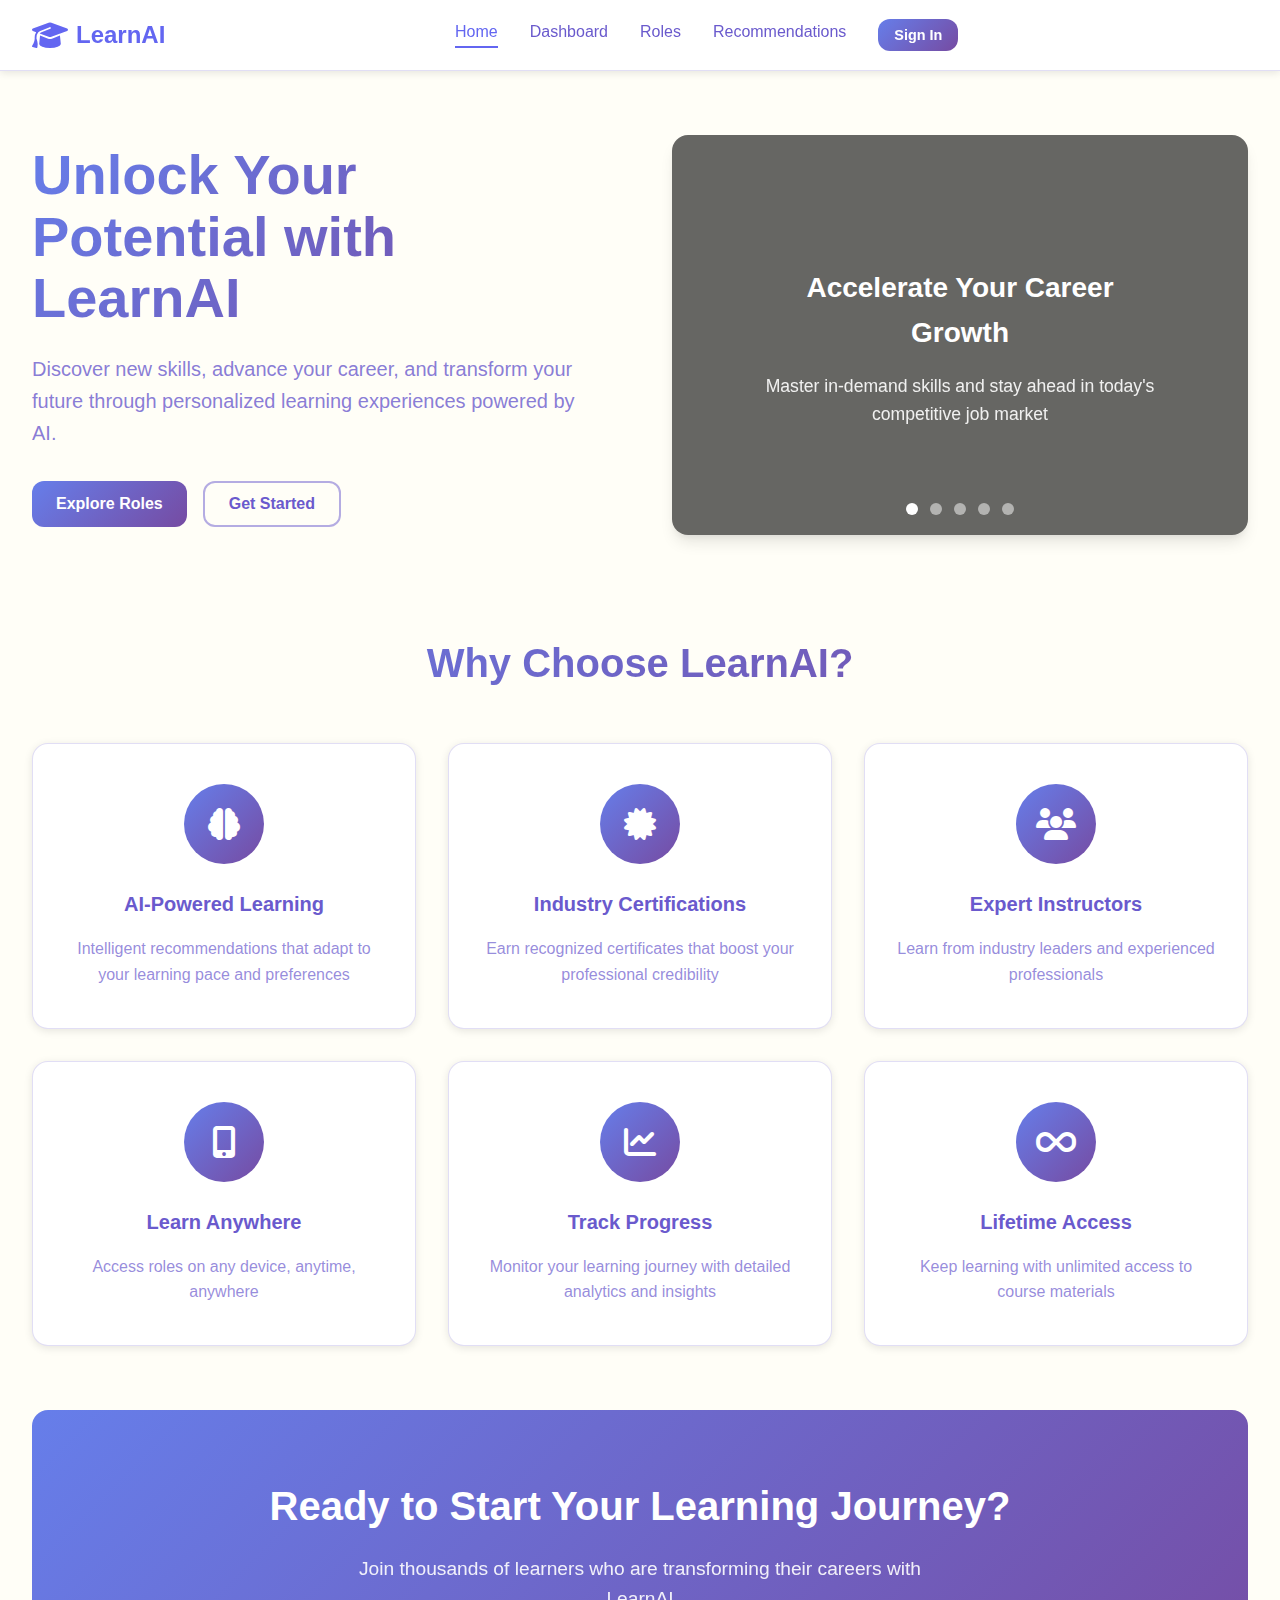
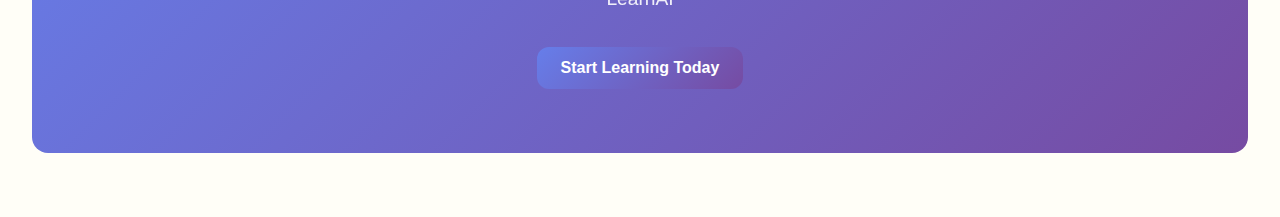
<file: index.html>
<!DOCTYPE html>
<html lang="en">

<head>
    <meta charset="UTF-8">
    <meta name="viewport" content="width=device-width, initial-scale=1.0">
    <title>LearnAI - Personalized Learning Platform</title>
    <link rel="stylesheet" href="css/style.css">
    <link rel="stylesheet" href="https://cdnjs.cloudflare.com/ajax/libs/font-awesome/6.4.0/css/all.min.css">
</head>

<body>
    <!-- Navigation -->
    <nav class="navbar">
        <div class="nav-container">
            <div class="nav-brand">
                <i class="fas fa-graduation-cap"></i>
                <span>LearnAI</span>
            </div>
            <ul class="nav-menu">
                <li><a href="#home" class="nav-link active" data-section="home">Home</a></li>
                <li><a href="dashboard.html" class="nav-link">Dashboard</a></li>
                <li><a href="roles.html" class="nav-link">Roles</a></li>
                <li><a href="#recommendations" class="nav-link" data-section="recommendations">Recommendations</a></li>
                <li><button class="btn btn-primary btn-sm nav-signin-btn" id="nav-signin-btn"
                        onclick="openModal('login-modal')">Sign In</button></li>
            </ul>
            <div class="nav-actions">
                <div class="nav-user" style="display: none;">
                    <button class="btn btn-primary btn-sm" id="profile-btn"
                        onclick="switchSection('profile')">Profile</button>
                    <button class="btn btn-outline btn-sm" id="logout-btn" style="margin-left: 0.5rem;">Logout</button>
                </div>
            </div>
            <div class="nav-toggle">
                <span></span>
                <span></span>
                <span></span>
            </div>
        </div>
    </nav>

    <!-- Main Content -->
    <main class="main-content">
        <!-- Home Section -->
        <section id="home" class="content-section active">
            <div class="home-hero">
                <div class="hero-content">
                    <h1 class="hero-title">Unlock Your Potential with LearnAI</h1>
                    <p class="hero-subtitle">Discover new skills, advance your career, and transform your future through
                        personalized learning experiences powered by AI.</p>
                    <div class="hero-buttons">
                        <button class="btn btn-primary btn-lg" onclick="window.location.href='roles.html'">Explore
                            Roles</button>
                        <button class="btn btn-outline btn-lg" onclick="openModal('register-modal')">Get
                            Started</button>
                    </div>
                </div>
                <div class="slideshow-container">
                    <div class="slideshow">
                        <div class="slide active"
                            style="background-image: linear-gradient(rgba(0,0,0,0.6), rgba(0,0,0,0.6)), url('https://images.unsplash.com/photo-1522202176988-66273c2fd55f?ixlib=rb-4.0.3&ixid=M3wxMjA3fDB8MHxwaG90by1wYWdlfHx8fGVufDB8fHx8fA%3D%3D&auto=format&fit=crop&w=1000&q=80');">
                            <div class="slide-content">
                                <div class="slide-icon"></div>
                                <h3>Accelerate Your Career Growth</h3>
                                <p>Master in-demand skills and stay ahead in today's competitive job market</p>
                            </div>
                        </div>
                        <div class="slide"
                            style="background-image: linear-gradient(rgba(0,0,0,0.6), rgba(0,0,0,0.6)), url('https://images.unsplash.com/photo-1434030216411-0b793f4b4173?ixlib=rb-4.0.3&ixid=M3wxMjA3fDB8MHxwaG90by1wYWdlfHx8fGVufDB8fHx8fA%3D%3D&auto=format&fit=crop&w=1000&q=80');">
                            <div class="slide-content">
                                <div class="slide-icon"></div>
                                <h3>Personalized Learning Paths</h3>
                                <p>AI-powered recommendations tailored to your goals and learning style</p>
                            </div>
                        </div>
                        <div class="slide"
                            style="background-image: linear-gradient(rgba(0,0,0,0.6), rgba(0,0,0,0.6)), url('https://images.unsplash.com/photo-1523240795612-9a054b0db644?ixlib=rb-4.0.3&ixid=M3wxMjA3fDB8MHxwaG90by1wYWdlfHx8fGVufDB8fHx8fA%3D%3D&auto=format&fit=crop&w=1000&q=80');">
                            <div class="slide-content">
                                <div class="slide-icon"></div>
                                <h3>Achieve Excellence</h3>
                                <p>Learn from industry experts and earn recognized certifications</p>
                            </div>
                        </div>
                        <div class="slide"
                            style="background-image: linear-gradient(rgba(0,0,0,0.6), rgba(0,0,0,0.6)), url('https://images.unsplash.com/photo-1556761175-5973dc0f32e7?ixlib=rb-4.0.3&ixid=M3wxMjA3fDB8MHxwaG90by1wYWdlfHx8fGVufDB8fHx8fA%3D%3D&auto=format&fit=crop&w=1000&q=80');">
                            <div class="slide-content">
                                <div class="slide-icon"></div>
                                <h3>Join a Global Community</h3>
                                <p>Connect with learners worldwide and share your success stories</p>
                            </div>
                        </div>
                        <div class="slide"
                            style="background-image: linear-gradient(rgba(0,0,0,0.6), rgba(0,0,0,0.6)), url('https://images.unsplash.com/photo-1517077304055-6e89abbf09b0?ixlib=rb-4.0.3&ixid=M3wxMjA3fDB8MHxwaG90by1wYWdlfHx8fGVufDB8fHx8fA%3D%3D&auto=format&fit=crop&w=1000&q=80');">
                            <div class="slide-content">
                                <div class="slide-icon"></div>
                                <h3>Continuous Innovation</h3>
                                <p>Access cutting-edge content and stay updated with emerging technologies</p>
                            </div>
                        </div>
                    </div>
                    <div class="slideshow-dots">
                        <span class="dot active" data-slide="0"></span>
                        <span class="dot" data-slide="1"></span>
                        <span class="dot" data-slide="2"></span>
                        <span class="dot" data-slide="3"></span>
                        <span class="dot" data-slide="4"></span>
                    </div>
                </div>
            </div>

            <div class="home-features">
                <h2>Why Choose LearnAI?</h2>
                <div class="features-grid">
                    <div class="feature-card">
                        <div class="feature-icon">
                            <i class="fas fa-brain"></i>
                        </div>
                        <h3>AI-Powered Learning</h3>
                        <p>Intelligent recommendations that adapt to your learning pace and preferences</p>
                    </div>
                    <div class="feature-card">
                        <div class="feature-icon">
                            <i class="fas fa-certificate"></i>
                        </div>
                        <h3>Industry Certifications</h3>
                        <p>Earn recognized certificates that boost your professional credibility</p>
                    </div>
                    <div class="feature-card">
                        <div class="feature-icon">
                            <i class="fas fa-users"></i>
                        </div>
                        <h3>Expert Instructors</h3>
                        <p>Learn from industry leaders and experienced professionals</p>
                    </div>
                    <div class="feature-card">
                        <div class="feature-icon">
                            <i class="fas fa-mobile-alt"></i>
                        </div>
                        <h3>Learn Anywhere</h3>
                        <p>Access roles on any device, anytime, anywhere</p>
                    </div>
                    <div class="feature-card">
                        <div class="feature-icon">
                            <i class="fas fa-chart-line"></i>
                        </div>
                        <h3>Track Progress</h3>
                        <p>Monitor your learning journey with detailed analytics and insights</p>
                    </div>
                    <div class="feature-card">
                        <div class="feature-icon">
                            <i class="fas fa-infinity"></i>
                        </div>
                        <h3>Lifetime Access</h3>
                        <p>Keep learning with unlimited access to course materials</p>
                    </div>
                </div>
            </div>

            <div class="home-cta">
                <div class="cta-content">
                    <h2>Ready to Start Your Learning Journey?</h2>
                    <p>Join thousands of learners who are transforming their careers with LearnAI</p>
                    <button class="btn btn-primary btn-lg" onclick="openModal('register-modal')">Start Learning
                        Today</button>
                </div>
            </div>
        </section>





        <!-- Recommendations Section -->
        <section id="recommendations" class="content-section">
            <div class="section-header">
                <h1>AI-Powered Recommendations</h1>
                <p class="subtitle">Personalized roles based on your learning style and interests</p>
            </div>
            <div id="recommendations-container" class="recommendations-container">
                <div class="loading-spinner">
                    <div class="spinner"></div>
                    <p>Analyzing your preferences...</p>
                </div>
            </div>
        </section>

        <!-- Profile Section -->
        <section id="profile" class="content-section">
            <div class="profile-container">
                <div class="profile-card">
                    <div class="profile-header">
                        <div class="profile-avatar">
                            <i class="fas fa-user"></i>
                        </div>
                        <h2 id="profile-name">Alex Johnson</h2>
                        <p class="profile-email" id="profile-email">alex@example.com</p>
                    </div>
                    <div class="profile-stats">
                        <div class="profile-stat">
                            <span class="stat-label">Learning Level</span>
                            <span class="stat-value" id="learning-level">Intermediate</span>
                        </div>
                        <div class="profile-stat">
                            <span class="stat-label">Preferred Topics</span>
                            <span class="stat-value" id="preferred-topics">Programming, Design</span>
                        </div>
                    </div>
                </div>

                <div class="profile-card">
                    <h3>Learning Preferences</h3>
                    <div class="preferences-form">
                        <div class="form-group">
                            <label>Learning Style</label>
                            <select id="learning-style" class="form-control">
                                <option value="visual">Visual Learner</option>
                                <option value="auditory">Auditory Learner</option>
                                <option value="kinesthetic">Kinesthetic Learner</option>
                                <option value="reading">Reading/Writing</option>
                            </select>
                        </div>
                        <div class="form-group">
                            <label>Preferred Duration</label>
                            <select id="preferred-duration" class="form-control">
                                <option value="short">Short (1-3 hours)</option>
                                <option value="medium">Medium (3-10 hours)</option>
                                <option value="long">Long (10+ hours)</option>
                            </select>
                        </div>
                        <div class="form-group">
                            <label>Interested Categories</label>
                            <div class="checkbox-group">
                                <label><input type="checkbox" value="programming" checked> Programming</label>
                                <label><input type="checkbox" value="design" checked> Design</label>
                                <label><input type="checkbox" value="business"> Business</label>
                                <label><input type="checkbox" value="data-science"> Data Science</label>
                                <label><input type="checkbox" value="marketing"> Marketing</label>
                            </div>
                        </div>
                        <button class="btn btn-primary" id="save-preferences">Save Preferences</button>
                    </div>
                </div>

                <div class="profile-card">
                    <h3>Achievements</h3>
                    <div id="achievements-list" class="achievements-grid">
                        <!-- Dynamically populated -->
                    </div>
                </div>
            </div>
        </section>
    </main>

    <!-- Course Modal -->
    <div id="course-modal" class="modal">
        <div class="modal-content">
            <span class="modal-close">&times;</span>
            <div id="modal-body">
                <!-- Dynamically populated -->
            </div>
        </div>
    </div>

    <!-- Login Modal -->
    <div id="login-modal" class="modal">
        <div class="modal-content auth-modal-content">
            <span class="modal-close" data-modal="login-modal">&times;</span>
            <div class="auth-card" style="box-shadow: none; border: none; padding: 0;">
                <div class="auth-header">
                    <h1>Welcome Back</h1>
                    <p>Sign in to continue your learning journey</p>
                </div>
                <form id="login-form" class="auth-form">
                    <div class="form-group">
                        <label for="modal-login-email">Email</label>
                        <input type="email" id="modal-login-email" class="form-control" placeholder="Enter your email"
                            required>
                        <span class="error-text" id="modal-login-email-error"></span>
                    </div>
                    <div class="form-group">
                        <label for="modal-login-password">Password</label>
                        <input type="password" id="modal-login-password" class="form-control"
                            placeholder="Enter your password" required>
                        <span class="error-text" id="modal-login-password-error"></span>
                    </div>
                    <div class="form-group">
                        <label class="checkbox-label">
                            <input type="checkbox" id="modal-remember-me">
                            <span>Remember me</span>
                        </label>
                    </div>
                    <button type="submit" class="btn btn-primary btn-full">Sign In</button>
                    <div class="auth-footer">
                        <p>Don't have an account? <a href="#" class="auth-link" id="switch-to-register">Create
                                Account</a></p>
                    </div>
                    <div id="modal-login-error" class="error-message"></div>
                    <div id="modal-login-success" class="success-message"></div>
                </form>
            </div>
        </div>
    </div>

    <!-- Register Modal -->
    <div id="register-modal" class="modal">
        <div class="modal-content auth-modal-content">
            <span class="modal-close" data-modal="register-modal">&times;</span>
            <div class="auth-card" style="box-shadow: none; border: none; padding: 0;">
                <div class="auth-header">
                    <h1>Create Account</h1>

                </div>
                <form id="register-form" class="auth-form">
                    <div class="form-group">
                        <label for="modal-register-name">Full Name</label>
                        <input type="text" id="modal-register-name" class="form-control"
                            placeholder="Enter your full name" required>
                        <span class="error-text" id="modal-register-name-error"></span>
                    </div>
                    <div class="form-group">
                        <label for="modal-register-email">Email</label>
                        <input type="email" id="modal-register-email" class="form-control"
                            placeholder="Enter your email" required>
                        <span class="error-text" id="modal-register-email-error"></span>
                    </div>
                    <div class="form-group">
                        <label for="modal-register-password">Password</label>
                        <input type="password" id="modal-register-password" class="form-control"
                            placeholder="Create a password" required minlength="6">
                        <span class="error-text" id="modal-register-password-error"></span>
                        <small class="form-hint">Must be at least 6 characters long</small>
                    </div>
                    <div class="form-group">
                        <label for="modal-register-confirm-password">Confirm Password</label>
                        <input type="password" id="modal-register-confirm-password" class="form-control"
                            placeholder="Confirm your password" required>
                        <span class="error-text" id="modal-register-confirm-password-error"></span>
                    </div>
                    <button type="submit" class="btn btn-primary btn-full">Create Account</button>
                    <div class="auth-footer">
                        <p>Already have an account? <a href="#" class="auth-link" id="switch-to-login">Sign in</a></p>
                    </div>
                    <div id="modal-register-error" class="error-message"></div>
                    <div id="modal-register-success" class="success-message"></div>
                </form>
            </div>
        </div>
    </div>

    <script src="js/auth.js"></script>
    <script src="js/auth-validation.js"></script>
    <script src="js/ui.js"></script>
    <script src="js/recommendations-loader.js"></script>
    <script type="module" src="js/main.js"></script>

</body>

</html>
</file>
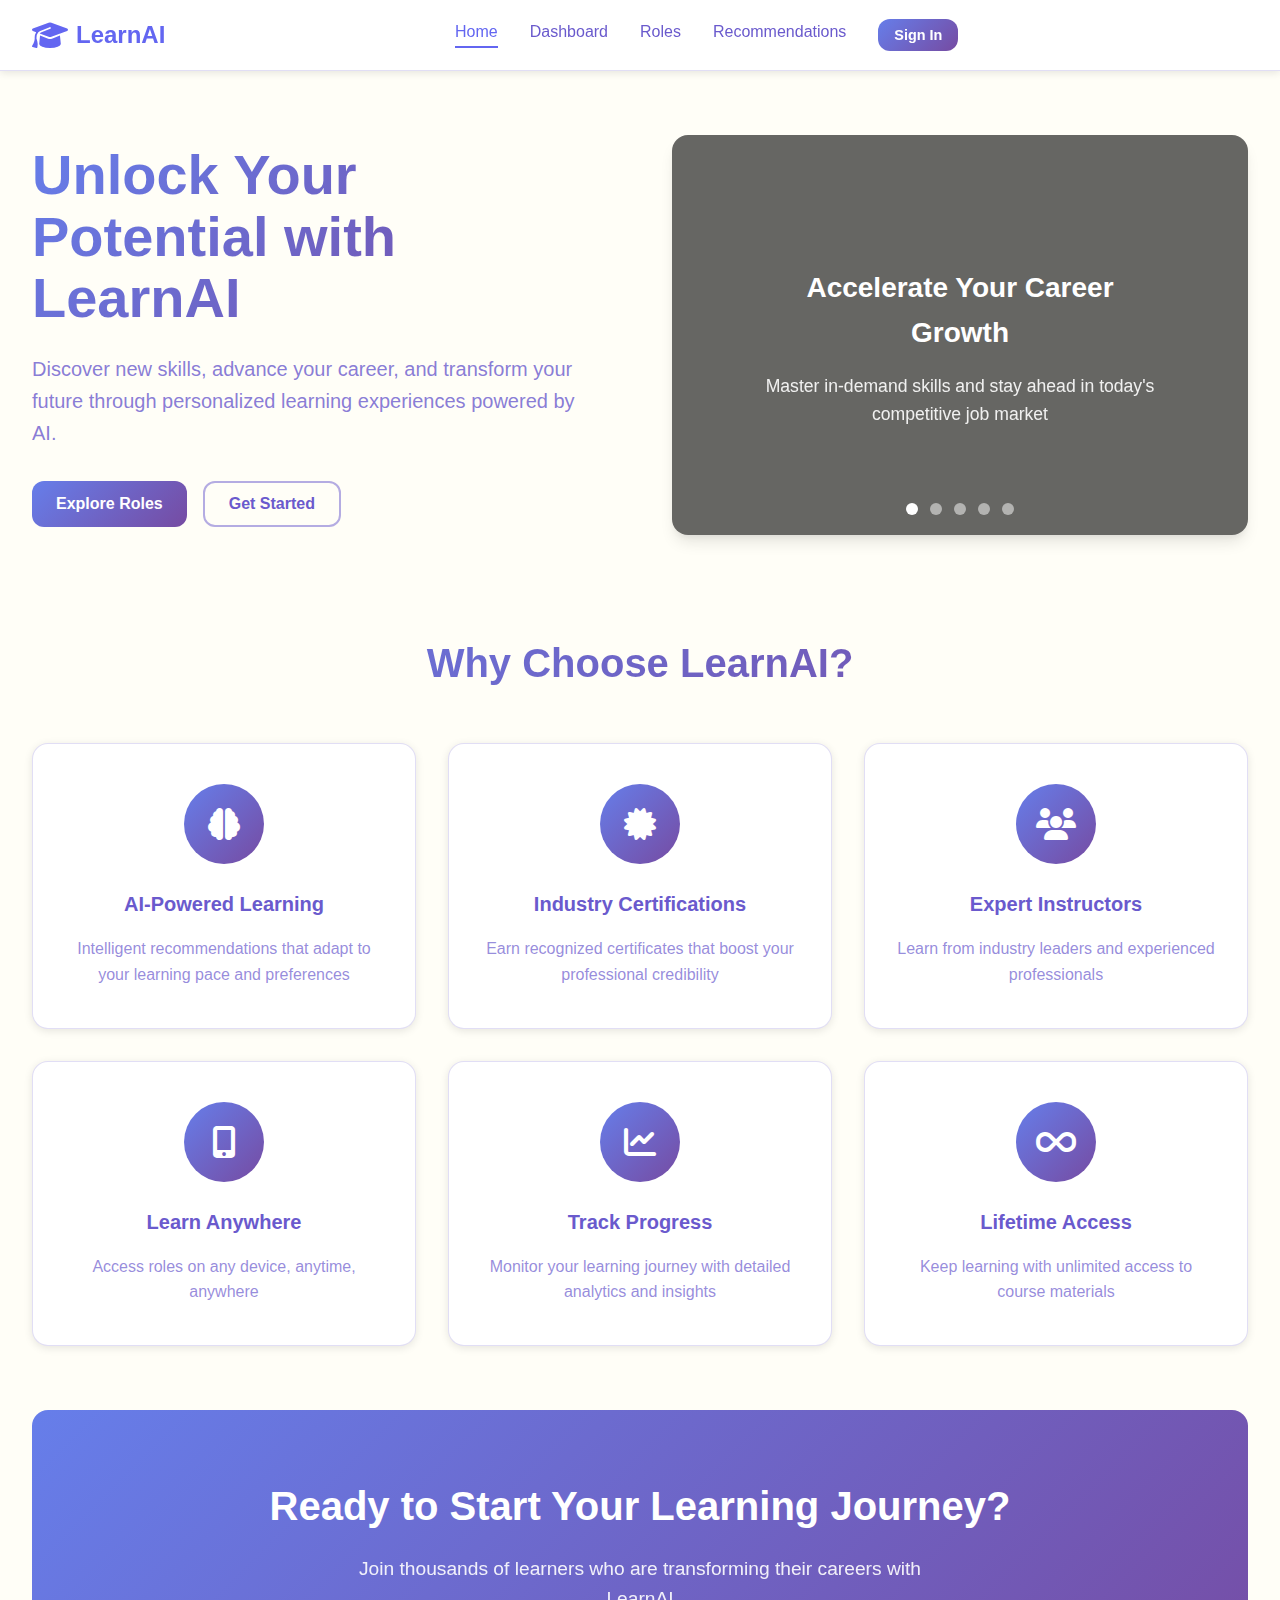
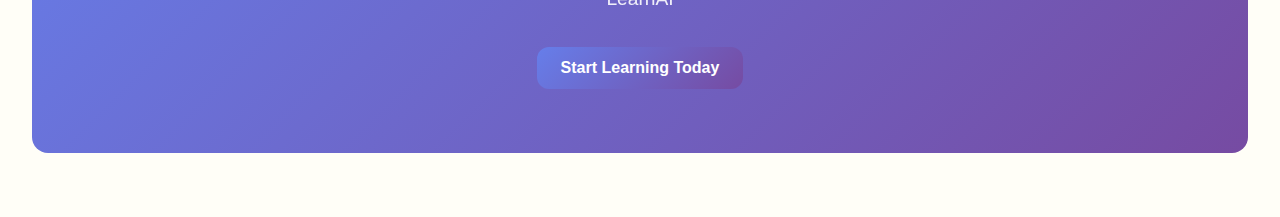
<file: completed_courses.html>
<!DOCTYPE html>
<html lang="en">

<head>
    <meta charset="UTF-8">
    <meta name="viewport" content="width=device-width, initial-scale=1.0">
    <title>Completed Courses - LearnAI</title>
    <link rel="stylesheet" href="css/style.css">
    <link rel="stylesheet" href="https://cdnjs.cloudflare.com/ajax/libs/font-awesome/6.4.0/css/all.min.css">
</head>

<body>
    <!-- Navigation -->
    <nav class="navbar">
        <div class="nav-container">
            <div class="nav-brand">
                <i class="fas fa-graduation-cap"></i>
                <a href="index.html" style="color: inherit; text-decoration: none;"><span>LearnAI</span></a>
            </div>
            <ul class="nav-menu">
                <li><a href="index.html" class="nav-link">Home</a></li>
                <li><a href="dashboard.html" class="nav-link">Dashboard</a></li>
                <li><a href="roles.html" class="nav-link">Roles</a></li>
            </ul>
            <div class="nav-actions">
                <div class="nav-user">
                    <button class="btn btn-primary btn-sm"
                        onclick="window.location.href='index.html#profile'">Profile</button>
                    <button class="btn btn-outline btn-sm" id="logout-btn" style="margin-left: 0.5rem;">Logout</button>
                </div>
            </div>
        </div>
    </nav>

    <!-- Main Content -->
    <main class="main-content">
        <section class="content-section active">
            <div class="section-header">
                <h1>Completed Courses</h1>
                <p class="subtitle">Courses where you've scored over 80%</p>
            </div>

            <div id="completed-courses-list" class="course-list">
                <!-- Dynamically populated -->
                <div id="loading-message">Loading completed courses...</div>
            </div>

            <div id="no-courses-message" style="display: none; text-align: center; padding: 2rem;">
                <i class="fas fa-medal" style="font-size: 3rem; color: #ccc; margin-bottom: 1rem;"></i>
                <p>You haven't completed any courses yet.</p>
                <p>Score over 80% on a quiz to mark a course as complete!</p>
                <button class="btn btn-primary" onclick="window.location.href='enrolled_courses.html'"
                    style="margin-top: 1rem;">Go to My Courses</button>
            </div>
        </section>
    </main>

    <script src="js/auth.js"></script>
    <script src="js/completed_courses.js"></script>
</body>

</html>
</file>
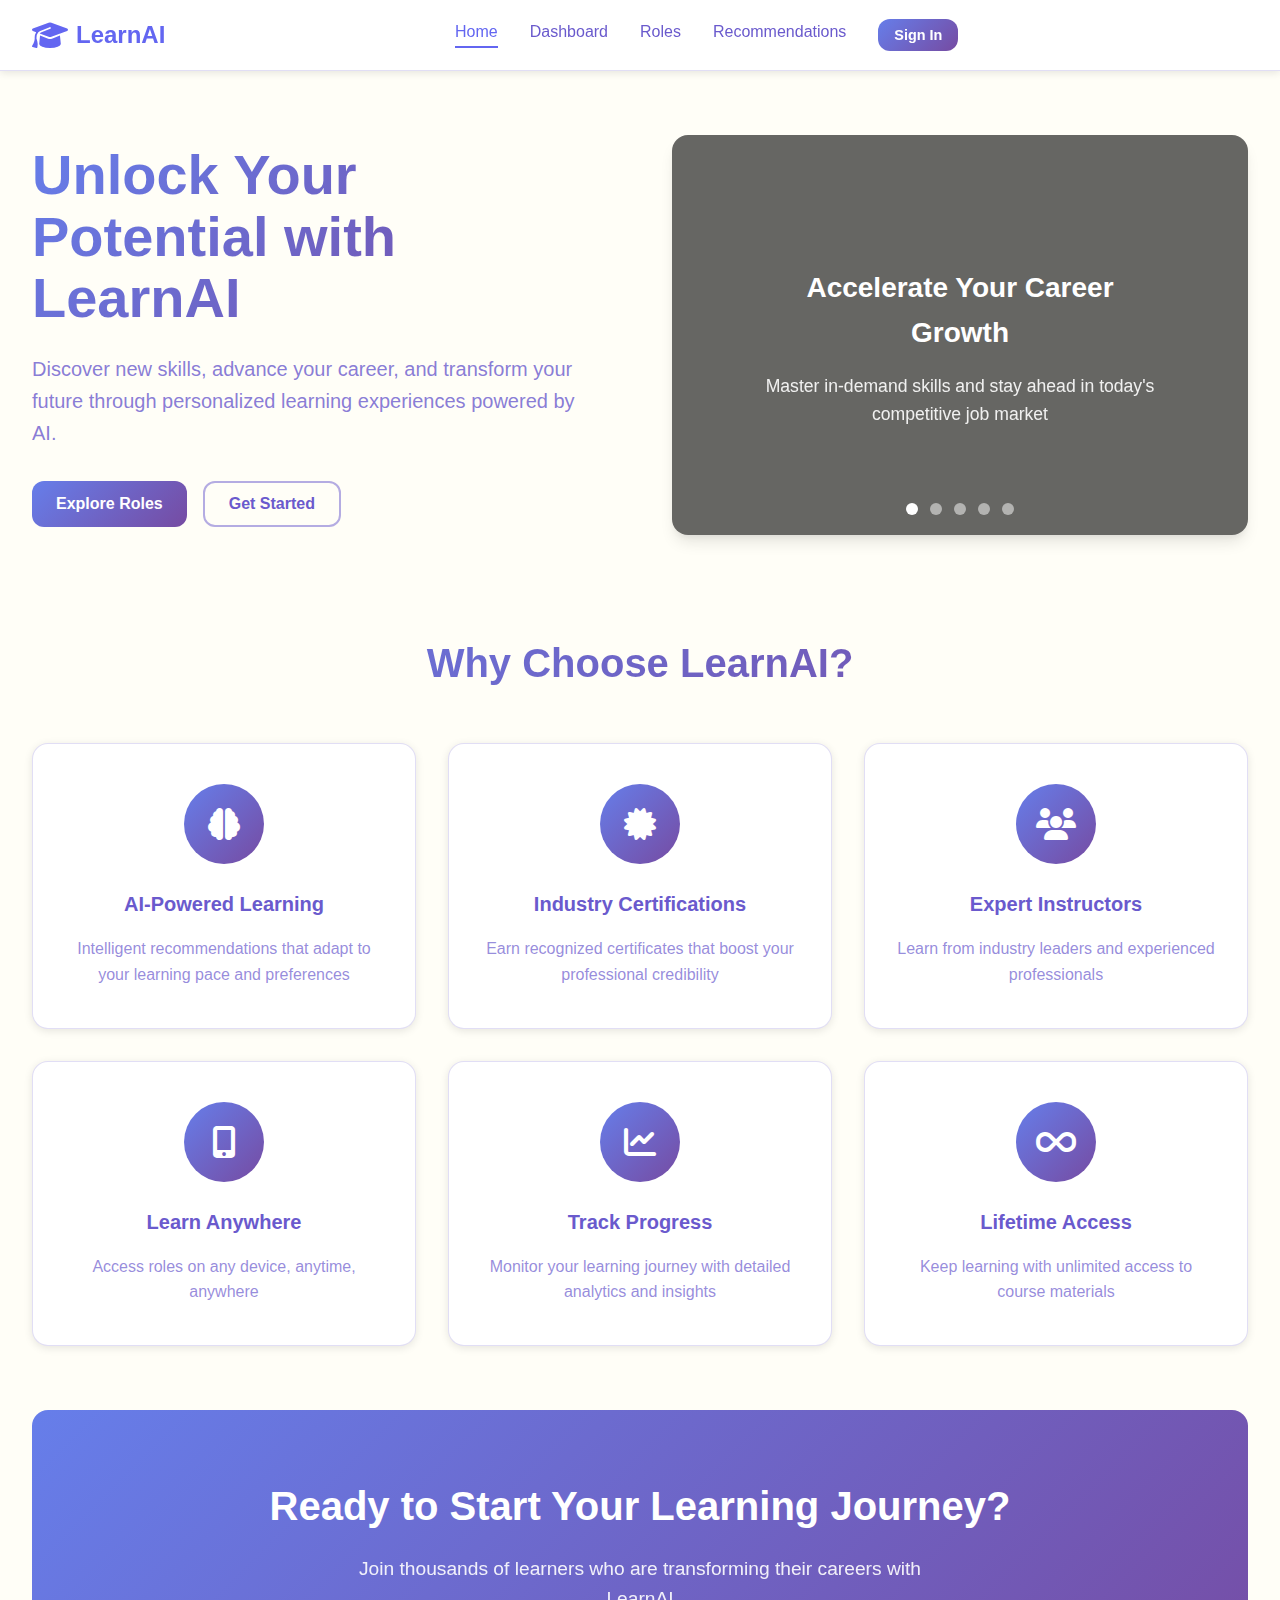
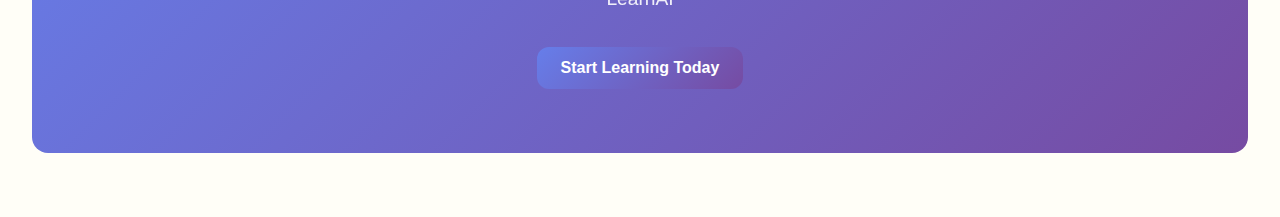
<file: enrolled_courses.html>
<!DOCTYPE html>
<html lang="en">

<head>
    <meta charset="UTF-8">
    <meta name="viewport" content="width=device-width, initial-scale=1.0">
    <title>Enrolled Courses - LearnAI</title>
    <link rel="stylesheet" href="css/style.css">
    <link rel="stylesheet" href="https://cdnjs.cloudflare.com/ajax/libs/font-awesome/6.4.0/css/all.min.css">
</head>

<body>
    <!-- Navigation -->
    <nav class="navbar">
        <div class="nav-container">
            <div class="nav-brand">
                <i class="fas fa-graduation-cap"></i>
                <a href="index.html" style="color: inherit; text-decoration: none;"><span>LearnAI</span></a>
            </div>
            <ul class="nav-menu">
                <li><a href="index.html" class="nav-link">Home</a></li>
                <li><a href="dashboard.html" class="nav-link">Dashboard</a></li>
                <li><a href="roles.html" class="nav-link">Roles</a></li>
            </ul>
            <div class="nav-actions">
                <div class="nav-user">
                    <button class="btn btn-primary btn-sm"
                        onclick="window.location.href='index.html#profile'">Profile</button>
                    <button class="btn btn-outline btn-sm" id="logout-btn" style="margin-left: 0.5rem;">Logout</button>
                </div>
            </div>
        </div>
    </nav>

    <!-- Main Content -->
    <main class="main-content">
        <section class="content-section active">
            <div class="section-header">
                <h1>My Enrolled Courses</h1>
                <p class="subtitle">Track your progress and take quizzes</p>
            </div>

            <div id="enrolled-courses-list" class="course-list">
                <!-- Dynamically populated -->
                <div id="loading-message">Loading courses...</div>
            </div>

            <div id="no-courses-message" style="display: none; text-align: center; padding: 2rem;">
                <i class="fas fa-book-open" style="font-size: 3rem; color: #ccc; margin-bottom: 1rem;"></i>
                <p>You haven't enrolled in any courses yet.</p>
                <button class="btn btn-primary" onclick="window.location.href='roles.html'"
                    style="margin-top: 1rem;">Explore Roles</button>
            </div>
        </section>
    </main>

    <script src="js/auth.js"></script>
    <script src="js/enrolled_courses.js"></script>
</body>

</html>
</file>
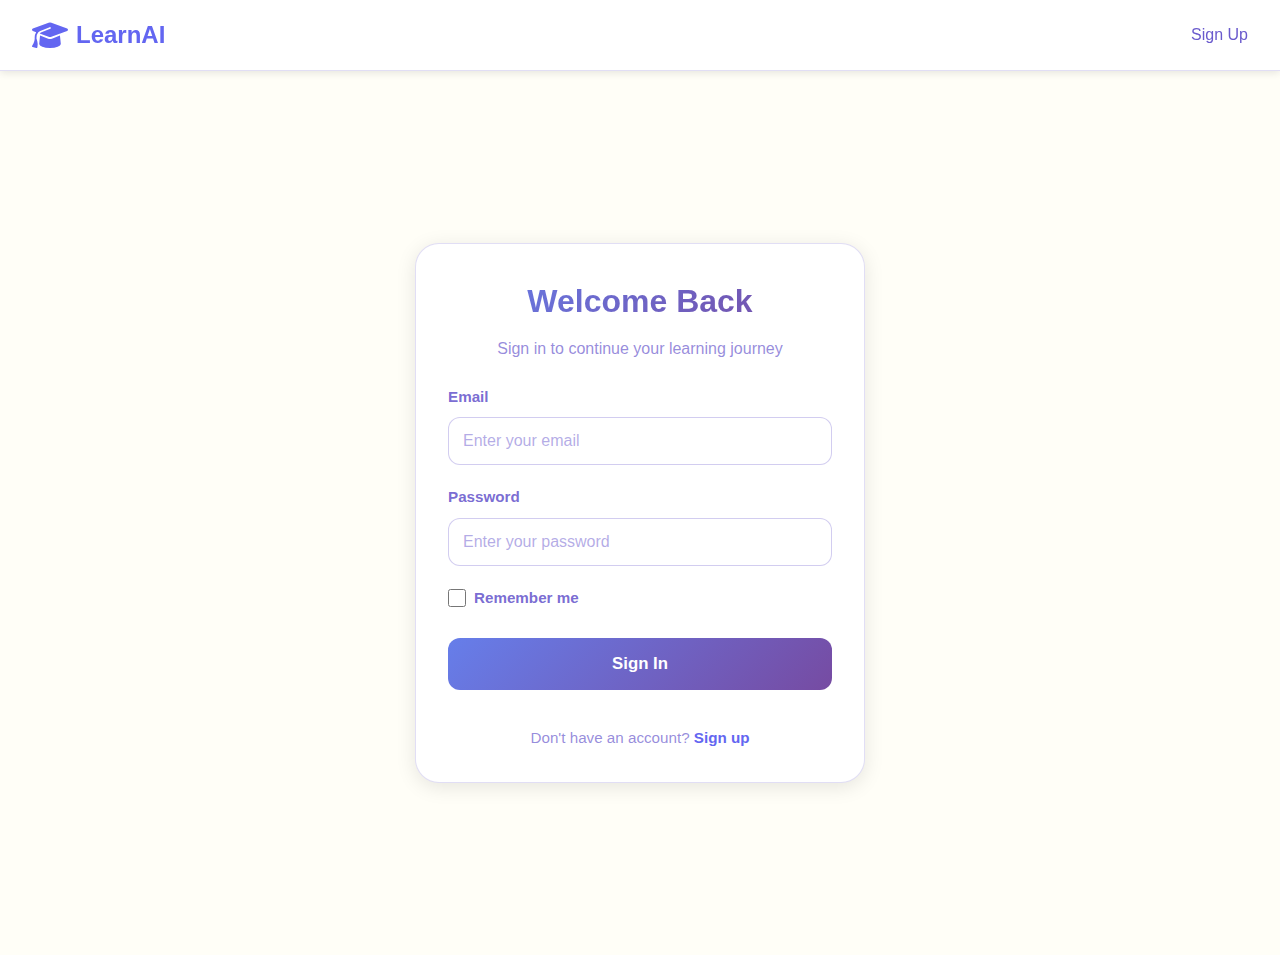
<file: login.html>
<!DOCTYPE html>
<html lang="en">

<head>
    <meta charset="UTF-8">
    <meta name="viewport" content="width=device-width, initial-scale=1.0">
    <title>Login - LearnAI</title>
    <link rel="stylesheet" href="css/style.css">
    <link rel="stylesheet" href="https://cdnjs.cloudflare.com/ajax/libs/font-awesome/6.4.0/css/all.min.css">
</head>

<body>
    <!-- Navigation -->
    <nav class="navbar">
        <div class="nav-container">
            <div class="nav-brand">
                <i class="fas fa-graduation-cap"></i>
                <a href="index.html" style="text-decoration: none; color: inherit;"><span>LearnAI</span></a>
            </div>
            <ul class="nav-menu">
                <li><a href="register.html" class="nav-link">Sign Up</a></li>
            </ul>
        </div>
    </nav>

    <!-- Main Content -->
    <main class="main-content">
        <section class="auth-section">
            <div class="auth-container">
                <div class="auth-card">
                    <div class="auth-header">
                        <h1>Welcome Back</h1>
                        <p>Sign in to continue your learning journey</p>
                    </div>
                    <form id="login-form" class="auth-form">
                        <div class="form-group">
                            <label for="login-email">Email</label>
                            <input type="email" id="login-email" class="form-control" placeholder="Enter your email"
                                required>
                            <span class="error-text" id="email-error"></span>
                        </div>
                        <div class="form-group">
                            <label for="login-password">Password</label>
                            <input type="password" id="login-password" class="form-control"
                                placeholder="Enter your password" required>
                            <span class="error-text" id="password-error"></span>
                        </div>
                        <div class="form-group">
                            <label class="checkbox-label">
                                <input type="checkbox" id="remember-me">
                                <span>Remember me</span>
                            </label>
                        </div>
                        <button type="submit" class="btn btn-primary btn-full">Sign In</button>
                        <div class="auth-footer">
                            <p>Don't have an account? <a href="register.html" class="auth-link">Sign up</a></p>
                        </div>
                        <div id="login-error" class="error-message"></div>
                        <div id="login-success" class="success-message"></div>
                    </form>
                </div>
            </div>
        </section>
    </main>

    <script src="js/auth.js"></script>
    <script src="js/auth-validation.js"></script>
    <script>
        // Check if already logged in
        if (authManager.isLoggedIn()) {
            window.location.href = 'index.html';
        }

        // Login form handling
        document.getElementById('login-form').addEventListener('submit', async function (e) {
            e.preventDefault();

            const email = document.getElementById('login-email').value.trim();
            const password = document.getElementById('login-password').value;
            const errorDiv = document.getElementById('login-error');
            const successDiv = document.getElementById('login-success');

            // Clear previous errors
            clearErrors();
            errorDiv.classList.remove('show');
            successDiv.classList.remove('show');

            // Validate inputs
            let isValid = true;
            const emailError = document.getElementById('email-error');
            const passwordError = document.getElementById('password-error');

            // Email validation
            if (!email) {
                showFieldError('email-error', 'Email is required');
                isValid = false;
            } else if (!validateEmail(email)) {
                showFieldError('email-error', 'Please enter a valid email address');
                isValid = false;
            }

            // Password validation
            if (!password) {
                showFieldError('password-error', 'Password is required');
                isValid = false;
            } else if (password.length < 6) {
                showFieldError('password-error', 'Password must be at least 6 characters');
                isValid = false;
            }

            if (!isValid) {
                return;
            }

            // Attempt login
            try {
                const result = await authManager.login(email, password);

                if (result.success) {
                    successDiv.textContent = 'Login successful! Redirecting...';
                    successDiv.classList.add('show');

                    // Redirect after short delay
                    setTimeout(() => {
                        window.location.href = 'index.html';
                    }, 1000);
                } else {
                    errorDiv.textContent = result.message;
                    errorDiv.classList.add('show');
                }
            } catch (error) {
                errorDiv.textContent = 'An error occurred. Please try again.';
                errorDiv.classList.add('show');
            }
        });

        function validateEmail(email) {
            const re = /^[^\s@]+@[^\s@]+\.[^\s@]+$/;
            return re.test(email);
        }

        function showFieldError(fieldId, message) {
            const errorElement = document.getElementById(fieldId);
            if (errorElement) {
                errorElement.textContent = message;
                errorElement.style.display = 'block';
            }
        }

        function clearErrors() {
            document.querySelectorAll('.error-text').forEach(el => {
                el.textContent = '';
                el.style.display = 'none';
            });
        }
    </script>
</body>

</html>
</file>
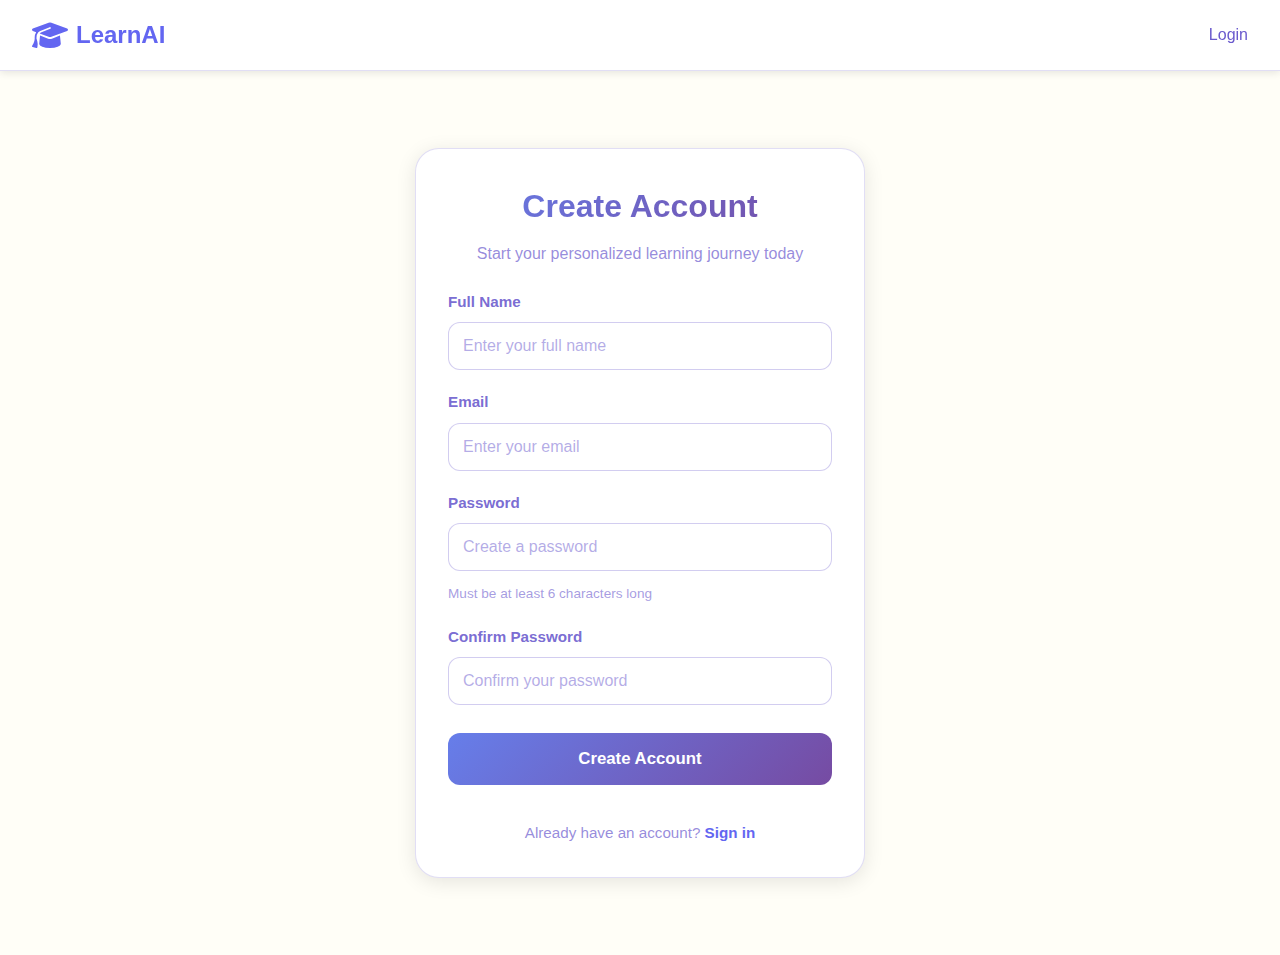
<file: register.html>
<!DOCTYPE html>
<html lang="en">

<head>
    <meta charset="UTF-8">
    <meta name="viewport" content="width=device-width, initial-scale=1.0">
    <title>Sign Up - LearnAI</title>
    <link rel="stylesheet" href="css/style.css">
    <link rel="stylesheet" href="https://cdnjs.cloudflare.com/ajax/libs/font-awesome/6.4.0/css/all.min.css">
</head>

<body>
    <!-- Navigation -->
    <nav class="navbar">
        <div class="nav-container">
            <div class="nav-brand">
                <i class="fas fa-graduation-cap"></i>
                <a href="index.html" style="text-decoration: none; color: inherit;"><span>LearnAI</span></a>
            </div>
            <ul class="nav-menu">
                <li><a href="login.html" class="nav-link">Login</a></li>
            </ul>
        </div>
    </nav>

    <!-- Main Content -->
    <main class="main-content">
        <section class="auth-section">
            <div class="auth-container">
                <div class="auth-card">
                    <div class="auth-header">
                        <h1>Create Account</h1>
                        <p>Start your personalized learning journey today</p>
                    </div>
                    <form id="register-form" class="auth-form">
                        <div class="form-group">
                            <label for="register-name">Full Name</label>
                            <input type="text" id="register-name" class="form-control"
                                placeholder="Enter your full name" required>
                            <span class="error-text" id="name-error"></span>
                        </div>
                        <div class="form-group">
                            <label for="register-email">Email</label>
                            <input type="email" id="register-email" class="form-control" placeholder="Enter your email"
                                required>
                            <span class="error-text" id="email-error"></span>
                        </div>
                        <div class="form-group">
                            <label for="register-password">Password</label>
                            <input type="password" id="register-password" class="form-control"
                                placeholder="Create a password" required minlength="6">
                            <span class="error-text" id="password-error"></span>
                            <small class="form-hint">Must be at least 6 characters long</small>
                        </div>
                        <div class="form-group">
                            <label for="register-confirm-password">Confirm Password</label>
                            <input type="password" id="register-confirm-password" class="form-control"
                                placeholder="Confirm your password" required>
                            <span class="error-text" id="confirm-password-error"></span>
                        </div>
                        <button type="submit" class="btn btn-primary btn-full">Create Account</button>
                        <div class="auth-footer">
                            <p>Already have an account? <a href="login.html" class="auth-link">Sign in</a></p>
                        </div>
                        <div id="register-error" class="error-message"></div>
                        <div id="register-success" class="success-message"></div>
                    </form>
                </div>
            </div>
        </section>
    </main>

    <script src="js/auth.js"></script>
    <script src="js/auth-validation.js"></script>
    <script>
        // Check if already logged in
        if (authManager.isLoggedIn()) {
            window.location.href = 'index.html';
        }

        const registerForm = document.getElementById('register-form');
        const passwordInput = document.getElementById('register-password');
        const confirmPasswordInput = document.getElementById('register-confirm-password');

        // Real-time password match validation
        confirmPasswordInput.addEventListener('input', function () {
            validatePasswordMatch();
        });

        passwordInput.addEventListener('input', function () {
            validatePasswordMatch();
            validatePasswordStrength();
        });

        // Form submission
        registerForm.addEventListener('submit', async function (e) {
            e.preventDefault();

            const name = document.getElementById('register-name').value.trim();
            const email = document.getElementById('register-email').value.trim();
            const password = passwordInput.value;
            const confirmPassword = confirmPasswordInput.value;
            const errorDiv = document.getElementById('register-error');
            const successDiv = document.getElementById('register-success');

            // Clear previous errors
            clearErrors();
            errorDiv.classList.remove('show');
            successDiv.classList.remove('show');

            // Validate all fields
            let isValid = true;

            // Name validation
            if (!name) {
                showFieldError('name-error', 'Full name is required');
                isValid = false;
            } else if (name.length < 2) {
                showFieldError('name-error', 'Name must be at least 2 characters');
                isValid = false;
            } else if (!/^[a-zA-Z\s]+$/.test(name)) {
                showFieldError('name-error', 'Name can only contain letters and spaces');
                isValid = false;
            }

            // Email validation
            if (!email) {
                showFieldError('email-error', 'Email is required');
                isValid = false;
            } else if (!validateEmail(email)) {
                showFieldError('email-error', 'Please enter a valid email address');
                isValid = false;
            }

            // Password validation
            if (!password) {
                showFieldError('password-error', 'Password is required');
                isValid = false;
            } else if (password.length < 6) {
                showFieldError('password-error', 'Password must be at least 6 characters long');
                isValid = false;
            } else if (!validatePasswordStrength(password)) {
                showFieldError('password-error', 'Password should contain at least one letter and one number');
                isValid = false;
            }

            // Confirm password validation
            if (!confirmPassword) {
                showFieldError('confirm-password-error', 'Please confirm your password');
                isValid = false;
            } else if (password !== confirmPassword) {
                showFieldError('confirm-password-error', 'Passwords do not match');
                isValid = false;
            }

            if (!isValid) {
                return;
            }

            // Attempt registration
            try {
                const result = await authManager.register(name, email, password);

                if (result.success) {
                    successDiv.textContent = 'Account created successfully! Redirecting...';
                    successDiv.classList.add('show');

                    // Redirect after short delay
                    setTimeout(() => {
                        window.location.href = 'index.html';
                    }, 1500);
                } else {
                    errorDiv.textContent = result.message;
                    errorDiv.classList.add('show');
                }
            } catch (error) {
                errorDiv.textContent = 'An error occurred. Please try again.';
                errorDiv.classList.add('show');
            }
        });

        function validateEmail(email) {
            const re = /^[^\s@]+@[^\s@]+\.[^\s@]+$/;
            return re.test(email);
        }

        function validatePasswordStrength(password) {
            // At least one letter and one number
            const hasLetter = /[a-zA-Z]/.test(password);
            const hasNumber = /[0-9]/.test(password);
            return hasLetter && hasNumber;
        }

        function validatePasswordMatch() {
            const password = passwordInput.value;
            const confirmPassword = confirmPasswordInput.value;
            const errorElement = document.getElementById('confirm-password-error');

            if (confirmPassword && password !== confirmPassword) {
                showFieldError('confirm-password-error', 'Passwords do not match');
            } else if (confirmPassword && password === confirmPassword) {
                clearFieldError('confirm-password-error');
            }
        }

        function showFieldError(fieldId, message) {
            const errorElement = document.getElementById(fieldId);
            if (errorElement) {
                errorElement.textContent = message;
                errorElement.style.display = 'block';
                // Add error class to input
                const inputId = fieldId.replace('-error', '');
                const input = document.getElementById(inputId);
                if (input) {
                    input.classList.add('error');
                }
            }
        }

        function clearFieldError(fieldId) {
            const errorElement = document.getElementById(fieldId);
            if (errorElement) {
                errorElement.textContent = '';
                errorElement.style.display = 'none';
                // Remove error class from input
                const inputId = fieldId.replace('-error', '');
                const input = document.getElementById(inputId);
                if (input) {
                    input.classList.remove('error');
                }
            }
        }

        function clearErrors() {
            document.querySelectorAll('.error-text').forEach(el => {
                el.textContent = '';
                el.style.display = 'none';
            });
            document.querySelectorAll('.form-control').forEach(el => {
                el.classList.remove('error');
            });
        }
    </script>
</body>

</html>
</file>
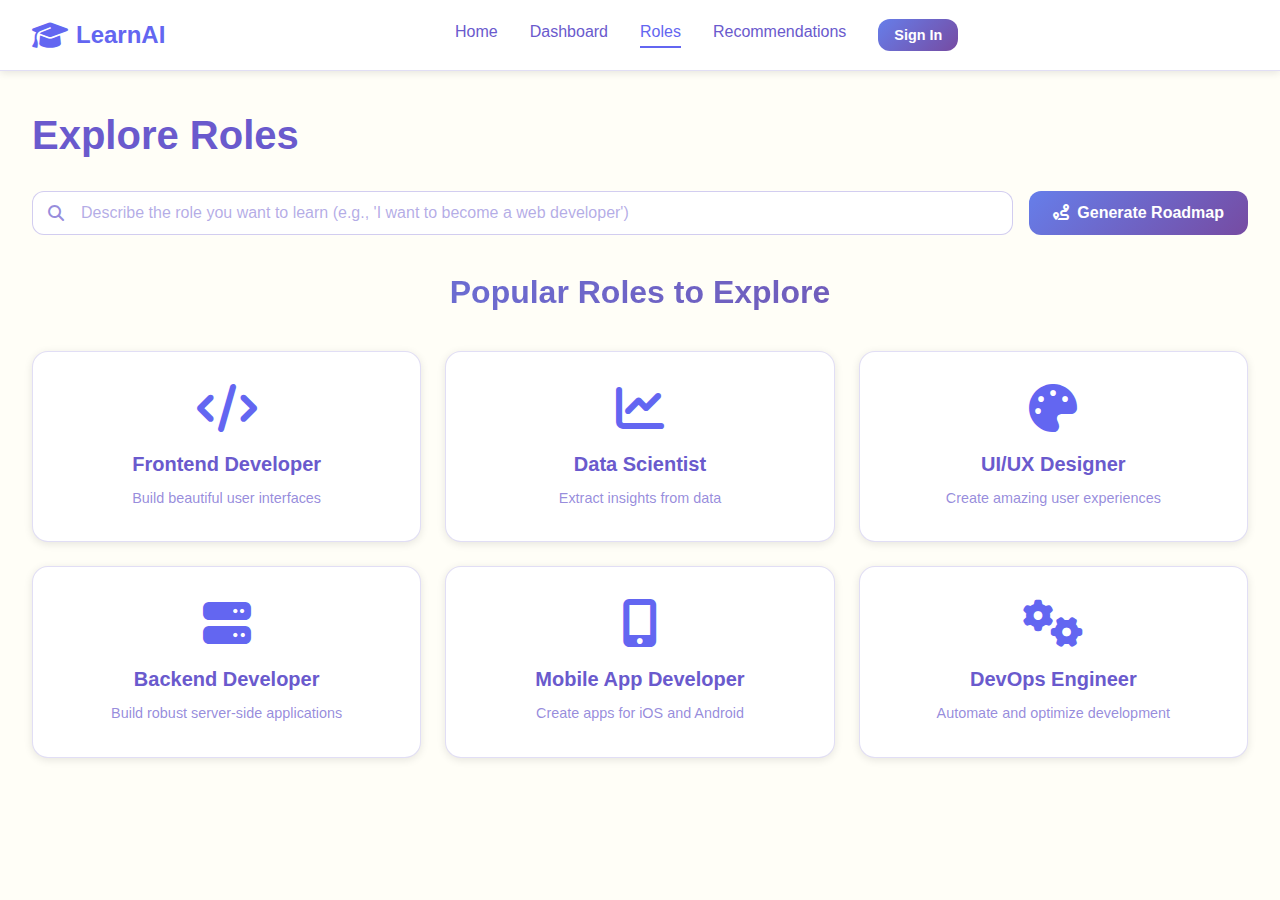
<file: roles.html>
<!DOCTYPE html>
<html lang="en">

<head>
    <meta charset="UTF-8">
    <meta name="viewport" content="width=device-width, initial-scale=1.0">
    <title>Roles - LearnAI</title>
    <link rel="stylesheet" href="css/style.css">
    <link rel="stylesheet" href="css/suggestions.css">
    <link rel="stylesheet" href="https://cdnjs.cloudflare.com/ajax/libs/font-awesome/6.4.0/css/all.min.css">
</head>

<body>
    <!-- Navigation -->
    <nav class="navbar">
        <div class="nav-container">
            <div class="nav-brand">
                <i class="fas fa-graduation-cap"></i>
                <a href="index.html" style="color: inherit; text-decoration: none;"><span>LearnAI</span></a>
            </div>
            <ul class="nav-menu">
                <li><a href="index.html" class="nav-link">Home</a></li>
                <li><a href="dashboard.html" class="nav-link">Dashboard</a></li>
                <li><a href="roles.html" class="nav-link active">Roles</a></li>
                <li><a href="index.html#recommendations" class="nav-link">Recommendations</a></li>
                <li><button class="btn btn-primary btn-sm nav-signin-btn" id="nav-signin-btn"
                        onclick="openModal('login-modal')">Sign In</button></li>
            </ul>
            <div class="nav-actions">
                <div class="nav-user" style="display: none;">
                    <button class="btn btn-primary btn-sm" id="profile-btn"
                        onclick="window.location.href='index.html#profile'">Profile</button>
                    <button class="btn btn-outline btn-sm" id="logout-btn" style="margin-left: 0.5rem;">Logout</button>
                </div>
            </div>
            <div class="nav-toggle">
                <span></span>
                <span></span>
                <span></span>
            </div>
        </div>
    </nav>

    <!-- Main Content -->
    <main class="main-content">
        <!-- Courses Section -->
        <section id="roles" class="content-section active">
            <div class="section-header">
                <h1>Explore Roles</h1>
                <div class="search-filter">
                    <div class="search-box">
                        <i class="fas fa-search"></i>
                        <input type="text" id="role-input"
                            placeholder="Describe the role you want to learn (e.g., 'I want to become a web developer')">
                        <div id="suggestions-list" class="suggestions-dropdown"></div>
                    </div>
                    <button class="btn btn-primary" id="generate-roadmap-btn" onclick="generateRoadmap()">
                        <i class="fas fa-route" style="margin-right: 0.5rem;"></i>Generate Roadmap
                    </button>
                </div>
            </div>

            <!-- Popular Roles Section -->
            <div class="popular-roles-section">
                <h2>Popular Roles to Explore</h2>
                <div class="popular-roles-grid">
                    <div class="popular-role-card" onclick="selectRole('Frontend Developer')">
                        <i class="fas fa-code"></i>
                        <h3>Frontend Developer</h3>
                        <p>Build beautiful user interfaces</p>
                    </div>
                    <div class="popular-role-card" onclick="selectRole('Data Scientist')">
                        <i class="fas fa-chart-line"></i>
                        <h3>Data Scientist</h3>
                        <p>Extract insights from data</p>
                    </div>
                    <div class="popular-role-card" onclick="selectRole('UI/UX Designer')">
                        <i class="fas fa-palette"></i>
                        <h3>UI/UX Designer</h3>
                        <p>Create amazing user experiences</p>
                    </div>
                    <div class="popular-role-card" onclick="selectRole('Backend Developer')">
                        <i class="fas fa-server"></i>
                        <h3>Backend Developer</h3>
                        <p>Build robust server-side applications</p>
                    </div>
                    <div class="popular-role-card" onclick="selectRole('Mobile App Developer')">
                        <i class="fas fa-mobile-alt"></i>
                        <h3>Mobile App Developer</h3>
                        <p>Create apps for iOS and Android</p>
                    </div>
                    <div class="popular-role-card" onclick="selectRole('DevOps Engineer')">
                        <i class="fas fa-cogs"></i>
                        <h3>DevOps Engineer</h3>
                        <p>Automate and optimize development</p>
                    </div>
                </div>
            </div>

            <!-- Roadmap Display Section -->
            <div id="roadmap-section" class="roadmap-section" style="display: none;">
                <div class="roadmap-header">
                    <h2 id="roadmap-title">Your Learning Roadmap</h2>
                    <button class="btn btn-outline btn-sm" onclick="hideRoadmap()">
                        <i class="fas fa-times"></i> Close
                    </button>
                </div>

                <!-- View Toggle -->
                <div class="roadmap-view-toggle">
                    <button class="view-toggle-btn active" onclick="switchRoadmapView('visual')" id="visual-view-btn">
                        <i class="fas fa-project-diagram"></i> Visual Roadmap
                    </button>
                    <button class="view-toggle-btn" onclick="switchRoadmapView('text')" id="text-view-btn">
                        <i class="fas fa-list"></i> Text Roadmap
                    </button>
                </div>

                <!-- Visual Roadmap Container -->
                <div id="visual-roadmap-container" class="visual-roadmap-container" style="display: block;">
                    <!-- Visual roadmap will be populated here -->
                </div>

                <!-- Text Roadmap Content -->
                <div id="roadmap-content" class="roadmap-content" style="display: none;">
                    <!-- Text roadmap content will be populated here -->
                </div>
            </div>

            <!-- Loading Spinner -->
            <div id="loading-spinner" class="loading-container" style="display: none;">
                <div class="spinner"></div>
                <p>Generating your personalized roadmap...</p>
            </div>

            <!-- Error Message -->
            <div id="error-message" class="error-container" style="display: none;">
                <div class="error-icon">
                    <i class="fas fa-exclamation-triangle"></i>
                </div>
                <h3>Unable to Generate Roadmap</h3>
                <p id="error-text">Please check your API configuration and try again.</p>
                <button class="btn btn-primary" onclick="hideError()">Try Again</button>
            </div>
        </section>
    </main>

    <!-- Course Modal -->
    <div id="course-modal" class="modal">
        <div class="modal-content">
            <span class="modal-close">&times;</span>
            <div id="modal-body">
                <!-- Dynamically populated -->
            </div>
        </div>
    </div>

    <!-- Node Details Modal -->
    <div id="node-details-modal" class="node-details-modal">
        <div class="node-details-content">
            <div class="node-details-header">
                <h3 id="node-details-title">Node Details</h3>
                <button class="node-details-close" onclick="closeNodeDetails()">&times;</button>
            </div>
            <div id="node-details-body">
                <!-- Node details will be populated here -->
            </div>
            <div class="node-progress-toggle">
                <input type="checkbox" id="node-progress-checkbox">
                <label for="node-progress-checkbox">Mark as completed</label>
            </div>
        </div>
    </div>

    <!-- Login Modal -->
    <div id="login-modal" class="modal">
        <div class="modal-content auth-modal-content">
            <span class="modal-close" data-modal="login-modal">&times;</span>
            <div class="auth-card" style="box-shadow: none; border: none; padding: 0;">
                <div class="auth-header">
                    <h1>Welcome Back</h1>
                    <p>Sign in to continue your learning journey</p>
                </div>
                <form id="login-form" class="auth-form">
                    <div class="form-group">
                        <label for="modal-login-email">Email</label>
                        <input type="email" id="modal-login-email" class="form-control" placeholder="Enter your email"
                            required>
                        <span class="error-text" id="modal-login-email-error"></span>
                    </div>
                    <div class="form-group">
                        <label for="modal-login-password">Password</label>
                        <input type="password" id="modal-login-password" class="form-control"
                            placeholder="Enter your password" required>
                        <span class="error-text" id="modal-login-password-error"></span>
                    </div>
                    <div class="form-group">
                        <label class="checkbox-label">
                            <input type="checkbox" id="modal-remember-me">
                            <span>Remember me</span>
                        </label>
                    </div>
                    <button type="submit" class="btn btn-primary btn-full">Sign In</button>
                    <div class="auth-footer">
                        <p>Don't have an account? <a href="#" class="auth-link" id="switch-to-register">Create
                                Account</a></p>
                    </div>
                    <div id="modal-login-error" class="error-message"></div>
                    <div id="modal-login-success" class="success-message"></div>
                </form>
            </div>
        </div>
    </div>

    <!-- Register Modal -->
    <div id="register-modal" class="modal">
        <div class="modal-content auth-modal-content">
            <span class="modal-close" data-modal="register-modal">&times;</span>
            <div class="auth-card" style="box-shadow: none; border: none; padding: 0;">
                <div class="auth-header">
                    <h1>Create Account</h1>
                    <p>Join LearnAI and start your learning journey</p>
                </div>
                <form id="register-form" class="auth-form">
                    <div class="form-group">
                        <label for="modal-register-name">Full Name</label>
                        <input type="text" id="modal-register-name" class="form-control"
                            placeholder="Enter your full name" required>
                        <span class="error-text" id="modal-register-name-error"></span>
                    </div>
                    <div class="form-group">
                        <label for="modal-register-email">Email</label>
                        <input type="email" id="modal-register-email" class="form-control"
                            placeholder="Enter your email" required>
                        <span class="error-text" id="modal-register-email-error"></span>
                    </div>
                    <div class="form-group">
                        <label for="modal-register-password">Password</label>
                        <input type="password" id="modal-register-password" class="form-control"
                            placeholder="Create a password" required minlength="6">
                        <span class="error-text" id="modal-register-password-error"></span>
                        <small class="form-hint">Must be at least 6 characters long</small>
                    </div>
                    <div class="form-group">
                        <label for="modal-register-confirm-password">Confirm Password</label>
                        <input type="password" id="modal-register-confirm-password" class="form-control"
                            placeholder="Confirm your password" required>
                        <span class="error-text" id="modal-register-confirm-password-error"></span>
                    </div>
                    <button type="submit" class="btn btn-primary btn-full">Create Account</button>
                    <div class="auth-footer">
                        <p>Already have an account? <a href="#" class="auth-link" id="switch-to-login">Sign in</a></p>
                    </div>
                    <div id="modal-register-error" class="error-message"></div>
                    <div id="modal-register-success" class="success-message"></div>
                </form>
            </div>
        </div>
    </div>

    <script src="js/auth.js"></script>
    <script src="js/auth-validation.js"></script>
    <script src="js/ui.js"></script>
    <script src="js/roles.js"></script>
    <script type="module" src="js/main.js"></script>

</body>

</html>
</file>
<file: css/suggestions.css>
/* Suggestions Dropdown */
.suggestions-dropdown {
    position: absolute;
    top: 100%;
    left: 0;
    right: 0;
    background: #ffffff;
    border: 1px solid rgba(106, 90, 205, 0.2);
    border-radius: 0 0 0.75rem 0.75rem;
    box-shadow: 0 4px 6px rgba(0, 0, 0, 0.1);
    z-index: 100;
    max-height: 200px;
    overflow-y: auto;
    display: none;
    margin-top: 4px;
}

.suggestion-item {
    padding: 0.75rem 1rem;
    cursor: pointer;
    transition: background 0.2s ease;
    color: #6A5ACD;
    display: flex;
    align-items: center;
    gap: 0.5rem;
}

.suggestion-item:hover {
    background-color: #f0f0ed;
    color: var(--primary-color);
}

.suggestion-item i {
    font-size: 0.8rem;
    opacity: 0.7;
}

/* Ensure container has relative positioning */
.search-box {
    position: relative;
}
</file>
<file: css/style.css>
/* Reset and Base Styles */
* {
    margin: 0;
    padding: 0;
    box-sizing: border-box;
}

:root {
    --primary-color: #6366f1;
    --primary-dark: #4f46e5;
    --secondary-color: #8b5cf6;
    --success-color: #10b981;
    --warning-color: #f59e0b;
    --danger-color: #ef4444;
    --dark-bg: #0f172a;
    --dark-card: #1e293b;
    --dark-text: #f1f5f9;
    --light-bg: #f8fafc;
    --light-card: #ffffff;
    --light-text: #6A5ACD;
    --border-color: #334155;
    --shadow: 0 4px 6px -1px rgba(0, 0, 0, 0.1), 0 2px 4px -1px rgba(0, 0, 0, 0.06);
    --shadow-lg: 0 10px 15px -3px rgba(0, 0, 0, 0.1), 0 4px 6px -2px rgba(0, 0, 0, 0.05);
}

body {
    font-family: -apple-system, BlinkMacSystemFont, 'Segoe UI', Roboto, 'Helvetica Neue', Arial, sans-serif;
    background: #FFFEF7;
    min-height: 100vh;
    color: var(--light-text);
    line-height: 1.6;
}

/* Navigation */
.navbar {
    background: #ffffff;
    padding: 1rem 0;
    position: sticky;
    top: 0;
    z-index: 1000;
    box-shadow: 0 2px 8px rgba(0, 0, 0, 0.1);
    border-bottom: 1px solid rgba(106, 90, 205, 0.2);
}

.nav-container {
    max-width: 1400px;
    margin: 0 auto;
    padding: 0 2rem;
    display: flex;
    justify-content: space-between;
    align-items: center;
}

.nav-brand {
    display: flex;
    align-items: center;
    gap: 0.5rem;
    font-size: 1.5rem;
    font-weight: bold;
    color: var(--primary-color);
}

.nav-brand i {
    font-size: 1.8rem;
}

.nav-menu {
    display: flex;
    list-style: none;
    gap: 2rem;
}

.nav-link {
    color: #6A5ACD;
    text-decoration: none;
    font-weight: 500;
    transition: color 0.3s ease;
    position: relative;
    padding: 0.5rem 0;
}

.nav-link:hover,
.nav-link.active {
    color: var(--primary-color);
}

.nav-link.active::after {
    content: '';
    position: absolute;
    bottom: 0;
    left: 0;
    right: 0;
    height: 2px;
    background: var(--primary-color);
}

.nav-toggle {
    display: none;
    flex-direction: column;
    cursor: pointer;
    gap: 4px;
}

.nav-toggle span {
    width: 25px;
    height: 3px;
    background: #6A5ACD;
    transition: all 0.3s ease;
}

/* Main Content */
.main-content {
    max-width: 1400px;
    margin: 0 auto;
    padding: 2rem;
}

/* Home Page Styles */
.home-hero {
    display: grid;
    grid-template-columns: 1fr 1fr;
    gap: 4rem;
    align-items: center;
    margin-bottom: 4rem;
    padding: 2rem 0;
}

.hero-content {
    padding-right: 2rem;
}

.hero-title {
    font-size: 3.5rem;
    font-weight: 800;
    margin-bottom: 1.5rem;
    background: linear-gradient(135deg, #667eea 0%, #764ba2 100%);
    -webkit-background-clip: text;
    -webkit-text-fill-color: transparent;
    background-clip: text;
    line-height: 1.1;
}

.hero-subtitle {
    font-size: 1.25rem;
    color: rgba(106, 90, 205, 0.8);
    margin-bottom: 2rem;
    line-height: 1.6;
}

.hero-buttons {
    display: flex;
    gap: 1rem;
    flex-wrap: wrap;
}

.btn-lg {
    padding: 1rem 2rem;
    font-size: 1.1rem;
    font-weight: 600;
}

/* Slideshow Styles */
.slideshow-container {
    position: relative;
    border-radius: 1rem;
    overflow: hidden;
    box-shadow: var(--shadow-lg);
    min-height: 400px;
}

.slideshow {
    position: relative;
    height: 100%;
    min-height: 400px;
}

.slide {
    position: absolute;
    top: 0;
    left: 0;
    width: 100%;
    height: 100%;
    opacity: 0;
    transition: opacity 0.6s ease;
    display: flex;
    align-items: center;
    justify-content: center;
    padding: 2rem;
    background-size: cover;
    background-position: center;
    background-repeat: no-repeat;
}

.slide.active {
    opacity: 1;
}

.slide-content {
    text-align: center;
    color: white;
    max-width: 400px;
}

.slide-icon {
    font-size: 4rem;
    margin-bottom: 1.5rem;
    display: block;
}

.slide-content h3 {
    font-size: 1.75rem;
    font-weight: 700;
    margin-bottom: 1rem;
}

.slide-content p {
    font-size: 1.1rem;
    line-height: 1.6;
    opacity: 0.9;
}

.slideshow-dots {
    position: absolute;
    bottom: 20px;
    left: 50%;
    transform: translateX(-50%);
    display: flex;
    gap: 0.75rem;
}

.dot {
    width: 12px;
    height: 12px;
    border-radius: 50%;
    background: rgba(255, 255, 255, 0.5);
    cursor: pointer;
    transition: background 0.3s ease;
}

.dot.active,
.dot:hover {
    background: white;
}

/* Home Features */
.home-features {
    text-align: center;
    margin-bottom: 4rem;
}

.home-features h2 {
    font-size: 2.5rem;
    margin-bottom: 3rem;
    background: linear-gradient(135deg, #667eea 0%, #764ba2 100%);
    -webkit-background-clip: text;
    -webkit-text-fill-color: transparent;
    background-clip: text;
}

.features-grid {
    display: grid;
    grid-template-columns: repeat(auto-fit, minmax(300px, 1fr));
    gap: 2rem;
    margin-top: 2rem;
}

.feature-card {
    background: #ffffff;
    border-radius: 1rem;
    padding: 2.5rem 2rem;
    text-align: center;
    transition: transform 0.3s ease, box-shadow 0.3s ease;
    border: 1px solid rgba(106, 90, 205, 0.2);
    box-shadow: 0 2px 8px rgba(0, 0, 0, 0.1);
}

.feature-card:hover {
    transform: translateY(-8px);
    box-shadow: var(--shadow-lg);
}

.feature-icon {
    width: 80px;
    height: 80px;
    background: linear-gradient(135deg, #667eea 0%, #764ba2 100%);
    border-radius: 50%;
    display: flex;
    align-items: center;
    justify-content: center;
    font-size: 2rem;
    color: white;
    margin: 0 auto 1.5rem;
}

.feature-card h3 {
    font-size: 1.25rem;
    margin-bottom: 1rem;
    color: #6A5ACD;
}

.feature-card p {
    color: rgba(106, 90, 205, 0.7);
    line-height: 1.6;
}

/* Home CTA */
.home-cta {
    background: linear-gradient(135deg, #667eea 0%, #764ba2 100%);
    border-radius: 1rem;
    padding: 4rem 2rem;
    text-align: center;
    color: white;
    margin-bottom: 2rem;
}

.cta-content h2 {
    font-size: 2.5rem;
    margin-bottom: 1rem;
    font-weight: 800;
}

.cta-content p {
    font-size: 1.2rem;
    margin-bottom: 2rem;
    opacity: 0.9;
    max-width: 600px;
    margin-left: auto;
    margin-right: auto;
}

.content-section {
    display: none;
    animation: fadeIn 0.5s ease;
}

.content-section.active {
    display: block;
}

@keyframes fadeIn {
    from {
        opacity: 0;
        transform: translateY(20px);
    }
    to {
        opacity: 1;
        transform: translateY(0);
    }
}

/* Dashboard */
.dashboard-header {
    margin-bottom: 2rem;
}

.dashboard-header h1 {
    font-size: 2.5rem;
    margin-bottom: 0.5rem;
    background: linear-gradient(135deg, #667eea 0%, #764ba2 100%);
    -webkit-background-clip: text;
    -webkit-text-fill-color: transparent;
    background-clip: text;
}

.subtitle {
    color: rgba(106, 90, 205, 0.8);
    font-size: 1.1rem;
}

.stats-grid {
    display: grid;
    grid-template-columns: repeat(auto-fit, minmax(250px, 1fr));
    gap: 1.5rem;
    margin-bottom: 2rem;
}

.stat-card {
    background: #ffffff;
    border-radius: 1rem;
    padding: 1.5rem;
    display: flex;
    align-items: center;
    gap: 1.5rem;
    transition: transform 0.3s ease, box-shadow 0.3s ease;
    border: 1px solid rgba(106, 90, 205, 0.2);
    box-shadow: 0 2px 8px rgba(0, 0, 0, 0.1);
}

.stat-card:hover {
    transform: translateY(-5px);
    box-shadow: var(--shadow-lg);
}

.stat-icon {
    width: 60px;
    height: 60px;
    border-radius: 1rem;
    display: flex;
    align-items: center;
    justify-content: center;
    font-size: 1.5rem;
    color: white;
}

.stat-icon.blue {
    background: linear-gradient(135deg, #667eea 0%, #764ba2 100%);
}

.stat-icon.green {
    background: linear-gradient(135deg, #10b981 0%, #059669 100%);
}

.stat-icon.orange {
    background: linear-gradient(135deg, #f59e0b 0%, #d97706 100%);
}

.stat-icon.purple {
    background: linear-gradient(135deg, #8b5cf6 0%, #7c3aed 100%);
}

.stat-info h3 {
    font-size: 2rem;
    margin-bottom: 0.25rem;
}

.stat-info p {
    color: rgba(106, 90, 205, 0.7);
    font-size: 0.9rem;
}

.dashboard-grid {
    display: grid;
    grid-template-columns: repeat(auto-fit, minmax(400px, 1fr));
    gap: 2rem;
    margin-bottom: 2rem;
}

.dashboard-card {
    background: #ffffff;
    border-radius: 1rem;
    padding: 2rem;
    border: 1px solid rgba(106, 90, 205, 0.2);
    box-shadow: 0 2px 8px rgba(0, 0, 0, 0.1);
}

.dashboard-card.full-width {
    grid-column: 1 / -1;
}

.dashboard-card h2 {
    margin-bottom: 1.5rem;
    font-size: 1.5rem;
}

.course-list {
    display: flex;
    flex-direction: column;
    gap: 1rem;
}

.course-item {
    background: #f8f8f5;
    border-radius: 0.75rem;
    padding: 1rem;
    display: flex;
    justify-content: space-between;
    align-items: center;
    transition: background 0.3s ease;
    cursor: pointer;
    border: 1px solid rgba(106, 90, 205, 0.1);
}

.course-item:hover {
    background: #f0f0ed;
}

.course-item-info h4 {
    margin-bottom: 0.5rem;
}

.course-item-info p {
    color: rgba(106, 90, 205, 0.7);
    font-size: 0.9rem;
}

.progress-bar-container {
    width: 100%;
    height: 8px;
    background: #e8e8e5;
    border-radius: 4px;
    overflow: hidden;
    margin-top: 0.5rem;
}

.progress-bar {
    height: 100%;
    background: linear-gradient(90deg, #667eea 0%, #764ba2 100%);
    border-radius: 4px;
    transition: width 0.3s ease;
}

.activity-list {
    display: flex;
    flex-direction: column;
    gap: 1rem;
}

.activity-item {
    display: flex;
    align-items: center;
    gap: 1rem;
    padding: 1rem;
    background: #f8f8f5;
    border-radius: 0.75rem;
    border: 1px solid rgba(106, 90, 205, 0.1);
}

.activity-icon {
    width: 40px;
    height: 40px;
    border-radius: 50%;
    background: var(--primary-color);
    display: flex;
    align-items: center;
    justify-content: center;
    color: white;
}

/* Popular Roles Section */
.popular-roles-section {
    margin-bottom: 3rem;
}

.popular-roles-section h2 {
    font-size: 2rem;
    margin-bottom: 2rem;
    text-align: center;
    background: linear-gradient(135deg, #667eea 0%, #764ba2 100%);
    -webkit-background-clip: text;
    -webkit-text-fill-color: transparent;
    background-clip: text;
}

.popular-roles-grid {
    display: grid;
    grid-template-columns: repeat(auto-fit, minmax(300px, 1fr));
    gap: 1.5rem;
    margin-bottom: 2rem;
}

.popular-role-card {
    background: #ffffff;
    border-radius: 1rem;
    padding: 2rem 1.5rem;
    text-align: center;
    cursor: pointer;
    transition: all 0.3s ease;
    border: 1px solid rgba(106, 90, 205, 0.2);
    box-shadow: 0 2px 8px rgba(0, 0, 0, 0.1);
}

.popular-role-card:hover {
    transform: translateY(-8px);
    box-shadow: var(--shadow-lg);
    border-color: var(--primary-color);
}

.popular-role-card i {
    font-size: 3rem;
    color: var(--primary-color);
    margin-bottom: 1rem;
    display: block;
}

.popular-role-card h3 {
    font-size: 1.25rem;
    margin-bottom: 0.5rem;
    color: #6A5ACD;
}

.popular-role-card p {
    color: rgba(106, 90, 205, 0.7);
    font-size: 0.9rem;
    line-height: 1.5;
}

/* Courses Grid */
.section-header {
    margin-bottom: 2rem;
}

.section-header h1 {
    font-size: 2.5rem;
    margin-bottom: 1rem;
}

.search-filter {
    display: flex;
    gap: 1rem;
    margin-top: 1.5rem;
    flex-wrap: wrap;
}

.search-box {
    flex: 1;
    position: relative;
    min-width: 300px;
}

.search-box i {
    position: absolute;
    left: 1rem;
    top: 50%;
    transform: translateY(-50%);
    color: rgba(106, 90, 205, 0.7);
}

.search-box input {
    width: 100%;
    padding: 0.75rem 1rem 0.75rem 3rem;
    background: #ffffff;
    border: 1px solid rgba(106, 90, 205, 0.3);
    border-radius: 0.75rem;
    color: #6A5ACD;
    font-size: 1rem;
}

.search-box input::placeholder {
    color: rgba(106, 90, 205, 0.5);
}

.filter-select {
    padding: 0.75rem 1rem;
    background: #ffffff;
    border: 1px solid rgba(106, 90, 205, 0.3);
    border-radius: 0.75rem;
    color: #6A5ACD;
    font-size: 1rem;
    cursor: pointer;
}

.roles-grid {
    display: grid;
    grid-template-columns: repeat(auto-fill, minmax(320px, 1fr));
    gap: 2rem;
}

/* Roadmap Display */
.roadmap-section {
    background: #ffffff;
    border-radius: 1rem;
    padding: 2rem;
    margin-top: 2rem;
    border: 1px solid rgba(106, 90, 205, 0.2);
    box-shadow: 0 2px 8px rgba(0, 0, 0, 0.1);
}

.roadmap-header {
    display: flex;
    justify-content: space-between;
    align-items: center;
    margin-bottom: 2rem;
    padding-bottom: 1rem;
    border-bottom: 1px solid rgba(106, 90, 205, 0.1);
}

.roadmap-header h2 {
    font-size: 1.75rem;
    background: linear-gradient(135deg, #667eea 0%, #764ba2 100%);
    -webkit-background-clip: text;
    -webkit-text-fill-color: transparent;
    background-clip: text;
}

.roadmap-content {
    line-height: 1.6;
}

.roadmap-content h3 {
    color: var(--primary-color);
    margin-top: 1.5rem;
    margin-bottom: 0.5rem;
}

.roadmap-content h4 {
    color: #6A5ACD;
    margin-top: 1rem;
    margin-bottom: 0.5rem;
}

.roadmap-content ul {
    margin-left: 1.5rem;
    margin-bottom: 1rem;
}

.roadmap-content li {
    margin-bottom: 0.5rem;
    color: rgba(106, 90, 205, 0.8);
}

.roadmap-content strong {
    color: #6A5ACD;
}

/* Visual Roadmap Styles */
.visual-roadmap-container {
    position: relative;
    overflow-x: auto;
    padding: 2rem 0;
    min-height: 600px;
}

.roadmap-tree {
    display: flex;
    flex-direction: column;
    align-items: center;
    min-width: 1000px;
}

.roadmap-level {
    display: flex;
    justify-content: center;
    align-items: center;
    margin: 3rem 0;
    position: relative;
}

.roadmap-level:not(:last-child)::after {
    content: '';
    position: absolute;
    bottom: -1.5rem;
    left: 50%;
    transform: translateX(-50%);
    width: 2px;
    height: 3rem;
    background: linear-gradient(to bottom, #667eea, #764ba2);
}

.roadmap-node {
    background: linear-gradient(135deg, #667eea 0%, #764ba2 100%);
    border-radius: 50%;
    width: 120px;
    height: 120px;
    display: flex;
    flex-direction: column;
    align-items: center;
    justify-content: center;
    color: white;
    text-align: center;
    font-weight: 600;
    font-size: 0.9rem;
    cursor: pointer;
    transition: all 0.3s ease;
    box-shadow: 0 4px 12px rgba(102, 126, 234, 0.3);
    border: 3px solid rgba(255, 255, 255, 0.2);
    position: relative;
    margin: 0 1rem;
}

.roadmap-node:hover {
    transform: scale(1.1);
    box-shadow: 0 8px 20px rgba(102, 126, 234, 0.4);
}

.roadmap-node.completed {
    background: linear-gradient(135deg, #10b981 0%, #059669 100%);
    box-shadow: 0 4px 12px rgba(16, 185, 129, 0.3);
}

.roadmap-node.completed:hover {
    box-shadow: 0 8px 20px rgba(16, 185, 129, 0.4);
}

.roadmap-node.in-progress {
    background: linear-gradient(135deg, #f59e0b 0%, #d97706 100%);
    box-shadow: 0 4px 12px rgba(245, 158, 11, 0.3);
}

.roadmap-node.in-progress:hover {
    box-shadow: 0 8px 20px rgba(245, 158, 11, 0.4);
}

.roadmap-node-icon {
    font-size: 1.5rem;
    margin-bottom: 0.25rem;
}

.roadmap-node-text {
    font-size: 0.75rem;
    line-height: 1.2;
    padding: 0 0.5rem;
}

.roadmap-connection {
    position: absolute;
    top: 60px;
    left: 50%;
    transform: translateX(-50%);
    width: 2px;
    height: 3rem;
    background: linear-gradient(to bottom, #667eea, #764ba2);
    z-index: -1;
}

.roadmap-connection.completed {
    background: linear-gradient(to bottom, #10b981, #059669);
}

.roadmap-connection.in-progress {
    background: linear-gradient(to bottom, #f59e0b, #d97706);
}

/* Node details modal */
.node-details-modal {
    position: fixed;
    top: 0;
    left: 0;
    width: 100%;
    height: 100%;
    background: rgba(0, 0, 0, 0.8);
    display: flex;
    align-items: center;
    justify-content: center;
    z-index: 1000;
    opacity: 0;
    visibility: hidden;
    transition: all 0.3s ease;
}

.node-details-modal.active {
    opacity: 1;
    visibility: visible;
}

.node-details-content {
    background: #ffffff;
    border-radius: 1rem;
    padding: 2rem;
    max-width: 500px;
    width: 90%;
    max-height: 80vh;
    overflow-y: auto;
    position: relative;
    box-shadow: 0 10px 30px rgba(0, 0, 0, 0.3);
}

.node-details-header {
    display: flex;
    justify-content: space-between;
    align-items: center;
    margin-bottom: 1.5rem;
    padding-bottom: 1rem;
    border-bottom: 1px solid rgba(106, 90, 205, 0.1);
}

.node-details-header h3 {
    color: var(--primary-color);
    margin: 0;
}

.node-details-close {
    background: none;
    border: none;
    font-size: 1.5rem;
    cursor: pointer;
    color: rgba(106, 90, 205, 0.7);
    transition: color 0.3s ease;
}

.node-details-close:hover {
    color: #6A5ACD;
}

.node-details-section {
    margin-bottom: 1.5rem;
}

.node-details-section h4 {
    color: #6A5ACD;
    margin-bottom: 0.5rem;
    font-size: 1rem;
}

.node-details-section ul {
    margin: 0;
    padding-left: 1.5rem;
}

.node-details-section li {
    margin-bottom: 0.5rem;
    color: rgba(106, 90, 205, 0.8);
}

.node-progress-toggle {
    display: flex;
    align-items: center;
    gap: 0.5rem;
    margin-top: 1rem;
}

.node-progress-toggle input[type="checkbox"] {
    width: 20px;
    height: 20px;
    cursor: pointer;
}

/* Toggle for roadmap view */
.roadmap-view-toggle {
    display: flex;
    justify-content: center;
    gap: 1rem;
    margin-bottom: 2rem;
}

.view-toggle-btn {
    padding: 0.75rem 1.5rem;
    border: 2px solid rgba(106, 90, 205, 0.3);
    background: transparent;
    color: #6A5ACD;
    border-radius: 0.75rem;
    cursor: pointer;
    transition: all 0.3s ease;
    font-weight: 600;
}

.view-toggle-btn.active {
    background: linear-gradient(135deg, #667eea 0%, #764ba2 100%);
    color: white;
    border-color: var(--primary-color);
}

.view-toggle-btn:hover {
    border-color: var(--primary-color);
    transform: translateY(-2px);
}

/* Loading and Error States */
.loading-container,
.error-container {
    text-align: center;
    padding: 4rem 2rem;
    background: #ffffff;
    border-radius: 1rem;
    border: 1px solid rgba(106, 90, 205, 0.2);
    margin-top: 2rem;
}

.loading-container .spinner {
    width: 50px;
    height: 50px;
    border: 4px solid rgba(99, 102, 241, 0.1);
    border-top-color: var(--primary-color);
    border-radius: 50%;
    animation: spin 1s linear infinite;
    margin: 0 auto 1rem;
}

.error-container .error-icon {
    font-size: 4rem;
    color: #ef4444;
    margin-bottom: 1rem;
}

.error-container h3 {
    color: #ef4444;
    margin-bottom: 0.5rem;
}

.error-container p {
    color: rgba(106, 90, 205, 0.7);
    margin-bottom: 1.5rem;
}

.course-card {
    background: #ffffff;
    border-radius: 1rem;
    overflow: hidden;
    border: 1px solid rgba(106, 90, 205, 0.2);
    transition: transform 0.3s ease, box-shadow 0.3s ease;
    cursor: pointer;
    box-shadow: 0 2px 8px rgba(0, 0, 0, 0.1);
}

.course-card:hover {
    transform: translateY(-8px);
    box-shadow: var(--shadow-lg);
}

.course-image {
    width: 100%;
    height: 180px;
    background: linear-gradient(135deg, #667eea 0%, #764ba2 100%);
    display: flex;
    align-items: center;
    justify-content: center;
    font-size: 3rem;
    color: white;
}

.course-content {
    padding: 1.5rem;
}

.course-category {
    display: inline-block;
    padding: 0.25rem 0.75rem;
    background: rgba(106, 90, 205, 0.1);
    border-radius: 1rem;
    font-size: 0.75rem;
    font-weight: 600;
    margin-bottom: 0.75rem;
    text-transform: uppercase;
    color: #6A5ACD;
}

.course-content h3 {
    font-size: 1.25rem;
    margin-bottom: 0.5rem;
}

.course-content p {
    color: rgba(106, 90, 205, 0.7);
    font-size: 0.9rem;
    margin-bottom: 1rem;
    display: -webkit-box;
    -webkit-line-clamp: 2;
    -webkit-box-orient: vertical;
    overflow: hidden;
}

.course-meta {
    display: flex;
    justify-content: space-between;
    align-items: center;
    margin-bottom: 1rem;
    font-size: 0.85rem;
    color: rgba(106, 90, 205, 0.6);
}

.course-footer {
    display: flex;
    justify-content: space-between;
    align-items: center;
    margin-top: 1rem;
}

.course-rating {
    display: flex;
    align-items: center;
    gap: 0.5rem;
    color: var(--warning-color);
}

.btn {
    padding: 0.75rem 1.5rem;
    border: none;
    border-radius: 0.75rem;
    font-size: 1rem;
    font-weight: 600;
    cursor: pointer;
    transition: all 0.3s ease;
}

.btn-primary {
    background: linear-gradient(135deg, #667eea 0%, #764ba2 100%);
    color: white;
}

.btn-primary:hover {
    transform: scale(1.05);
    box-shadow: var(--shadow-lg);
}

.btn-outline {
    background: transparent;
    color: #6A5ACD;
    border: 2px solid rgba(106, 90, 205, 0.5);
}

.btn-outline:hover {
    background: rgba(106, 90, 205, 0.1);
    border-color: rgba(106, 90, 205, 0.7);
}

/* Recommendations */
.recommendations-container {
    display: grid;
    grid-template-columns: repeat(auto-fill, minmax(350px, 1fr));
    gap: 2rem;
}

.recommendation-card {
    background: #ffffff;
    border-radius: 1rem;
    padding: 2rem;
    border: 2px solid rgba(106, 90, 205, 0.2);
    position: relative;
    overflow: hidden;
    box-shadow: 0 2px 8px rgba(0, 0, 0, 0.1);
}

.recommendation-card::before {
    content: '';
    position: absolute;
    top: 0;
    left: 0;
    right: 0;
    height: 4px;
    background: linear-gradient(90deg, #667eea 0%, #764ba2 100%);
}

.recommendation-score {
    position: absolute;
    top: 1rem;
    right: 1rem;
    background: var(--success-color);
    color: white;
    padding: 0.5rem 1rem;
    border-radius: 2rem;
    font-size: 0.85rem;
    font-weight: 600;
}

.recommendation-reason {
    margin-top: 1rem;
    padding: 1rem;
    background: rgba(255, 255, 255, 0.05);
    border-radius: 0.5rem;
    font-size: 0.9rem;
    color: rgba(106, 90, 205, 0.8);
}

/* Recommendations Section Styles */
.recommendations-section {
    margin-bottom: 2rem;
}

.recommendations-section h2 {
    color: var(--primary-color);
    margin-bottom: 1rem;
    display: flex;
    align-items: center;
    gap: 0.5rem;
}

.feedback-card,
.analysis-card {
    background: #ffffff;
    border-radius: 1rem;
    padding: 1.5rem;
    box-shadow: 0 2px 8px rgba(0, 0, 0, 0.1);
    border-left: 4px solid var(--primary-color);
    margin-bottom: 1rem;
}

.analysis-card.success {
    border-left-color: var(--success-color);
    background: #f0fdf4;
}

.quiz-feedback-banner {
    box-shadow: 0 4px 12px rgba(0, 0, 0, 0.15);
}

.recommendations-grid {
    display: grid;
    grid-template-columns: repeat(auto-fill, minmax(300px, 1fr));
    gap: 1.5rem;
    margin-top: 1rem;
}

.recommendation-card {
    background: #ffffff;
    border-radius: 1rem;
    padding: 1.5rem;
    border: 2px solid rgba(106, 90, 205, 0.2);
    box-shadow: 0 2px 8px rgba(0, 0, 0, 0.1);
}

.recommendation-card h3 {
    color: var(--primary-color);
    margin-bottom: 1rem;
}

.resources-list ul,
.weak-topics-list ul,
.strong-areas-list ul {
    list-style: none;
    padding: 0;
    margin: 0.5rem 0;
}

.resources-list li,
.weak-topics-list li,
.strong-areas-list li {
    padding: 0.75rem;
    margin-bottom: 0.5rem;
    background: #f8fafc;
    border-radius: 0.5rem;
    border-left: 3px solid var(--primary-color);
}

.study-plan-card {
    background: linear-gradient(135deg, #667eea 0%, #764ba2 100%);
    color: white;
    border-radius: 1rem;
    padding: 1.5rem;
    box-shadow: 0 4px 12px rgba(0, 0, 0, 0.15);
}

.recommendations-message,
.recommendations-error {
    text-align: center;
    padding: 3rem;
    background: #ffffff;
    border-radius: 1rem;
    box-shadow: 0 2px 8px rgba(0, 0, 0, 0.1);
}

.recommendations-error {
    color: var(--danger-color);
}

/* Weak Topics Checklist Styles */
.weak-topics-container {
    max-height: 500px;
    overflow-y: auto;
}

.weak-topics-checklist {
    margin-top: 1rem;
}

.weak-topic-item {
    transition: all 0.3s ease;
}

.weak-topic-item:hover {
    transform: translateX(5px);
    box-shadow: 0 4px 8px rgba(0, 0, 0, 0.1);
}

.loading-spinner {
    grid-column: 1 / -1;
    display: flex;
    flex-direction: column;
    align-items: center;
    justify-content: center;
    padding: 4rem;
    gap: 1rem;
}

.spinner {
    width: 50px;
    height: 50px;
    border: 4px solid rgba(255, 255, 255, 0.1);
    border-top-color: var(--primary-color);
    border-radius: 50%;
    animation: spin 1s linear infinite;
}

@keyframes spin {
    to {
        transform: rotate(360deg);
    }
}

/* Profile */
.profile-container {
    display: grid;
    grid-template-columns: repeat(auto-fit, minmax(400px, 1fr));
    gap: 2rem;
}

.profile-card {
    background: #ffffff;
    border-radius: 1rem;
    padding: 2rem;
    border: 1px solid rgba(106, 90, 205, 0.2);
    box-shadow: 0 2px 8px rgba(0, 0, 0, 0.1);
}

.profile-header {
    text-align: center;
    margin-bottom: 2rem;
}

.profile-avatar {
    width: 100px;
    height: 100px;
    border-radius: 50%;
    background: linear-gradient(135deg, #667eea 0%, #764ba2 100%);
    display: flex;
    align-items: center;
    justify-content: center;
    font-size: 3rem;
    color: white;
    margin: 0 auto 1rem;
}

.profile-stats {
    display: flex;
    flex-direction: column;
    gap: 1rem;
}

.profile-stat {
    display: flex;
    justify-content: space-between;
    padding: 1rem;
    background: #f8f8f5;
    border-radius: 0.5rem;
    border: 1px solid rgba(106, 90, 205, 0.1);
}

.stat-label {
    color: rgba(106, 90, 205, 0.7);
}

.stat-value {
    font-weight: 600;
}

.preferences-form {
    display: flex;
    flex-direction: column;
    gap: 1.5rem;
}

.form-group {
    display: flex;
    flex-direction: column;
    gap: 0.5rem;
}

.form-group label {
    font-weight: 600;
    color: rgba(106, 90, 205, 0.9);
}

.form-control {
    padding: 0.75rem;
    background: #ffffff;
    border: 1px solid rgba(106, 90, 205, 0.3);
    border-radius: 0.5rem;
    color: #6A5ACD;
    font-size: 1rem;
}

.checkbox-group {
    display: flex;
    flex-direction: column;
    gap: 0.75rem;
    margin-top: 0.5rem;
}

.checkbox-group label {
    display: flex;
    align-items: center;
    gap: 0.5rem;
    font-weight: normal;
    cursor: pointer;
}

.checkbox-group input[type="checkbox"] {
    width: 20px;
    height: 20px;
    cursor: pointer;
}

.achievements-grid {
    display: grid;
    grid-template-columns: repeat(auto-fill, minmax(150px, 1fr));
    gap: 1rem;
}

.achievement-item {
    background: #f8f8f5;
    border-radius: 0.75rem;
    padding: 1.5rem;
    text-align: center;
    transition: transform 0.3s ease;
    border: 1px solid rgba(106, 90, 205, 0.1);
}

.achievement-item:hover {
    transform: scale(1.05);
}

.achievement-icon {
    font-size: 3rem;
    margin-bottom: 0.5rem;
}

/* Modal */
.modal {
    display: none;
    position: fixed;
    z-index: 2000;
    left: 0;
    top: 0;
    width: 100%;
    height: 100%;
    background: rgba(0, 0, 0, 0.8);
    backdrop-filter: blur(5px);
    animation: fadeIn 0.3s ease;
}

.modal.active {
    display: flex;
    align-items: center;
    justify-content: center;
}

.modal-content {
    background: #ffffff;
    border-radius: 1rem;
    padding: 2rem;
    max-width: 800px;
    width: 90%;
    max-height: 90vh;
    position: relative;
    border: 1px solid rgba(106, 90, 205, 0.2);
    animation: slideUp 0.3s ease;
    box-shadow: 0 4px 20px rgba(0, 0, 0, 0.2);
}

@keyframes slideUp {
    from {
        opacity: 0;
        transform: translateY(50px);
    }
    to {
        opacity: 1;
        transform: translateY(0);
    }
}

.modal-close {
    position: absolute;
    right: 1rem;
    top: 1rem;
    font-size: 2rem;
    font-weight: bold;
    color: rgba(106, 90, 205, 0.7);
    cursor: pointer;
    transition: color 0.3s ease;
}

.modal-close:hover {
    color: #6A5ACD;
}

/* Authentication Styles */
.auth-section {
    min-height: calc(100vh - 80px);
    display: flex;
    align-items: center;
    justify-content: center;
    padding: 2rem;
}

.auth-container {
    width: 100%;
    max-width: 450px;
    margin: 0 auto;
}

.auth-card {
    background: #ffffff;
    border-radius: 1.5rem;
    padding: 2rem;
    border: 1px solid rgba(106, 90, 205, 0.2);
    box-shadow: 0 4px 20px rgba(0, 0, 0, 0.1);
}

.auth-header {
    text-align: center;
    margin-bottom: 1.5rem;
}

.auth-header h1 {
    font-size: 2rem;
    margin-bottom: 0.5rem;
    background: linear-gradient(135deg, #667eea 0%, #764ba2 100%);
    -webkit-background-clip: text;
    -webkit-text-fill-color: transparent;
    background-clip: text;
}

.auth-header p {
    color: rgba(106, 90, 205, 0.7);
    font-size: 1rem;
}

.auth-form {
    display: flex;
    flex-direction: column;
    gap: 1.25rem;
}

.auth-form .form-group {
    display: flex;
    flex-direction: column;
    gap: 0.5rem;
}

.auth-form label {
    font-weight: 600;
    color: rgba(106, 90, 205, 0.9);
    font-size: 0.95rem;
}

.auth-form .form-control {
    padding: 0.875rem;
    background: #ffffff;
    border: 1px solid rgba(106, 90, 205, 0.3);
    border-radius: 0.75rem;
    color: #6A5ACD;
    font-size: 1rem;
    transition: all 0.3s ease;
}

.auth-form .form-control:focus {
    outline: none;
    border-color: var(--primary-color);
    box-shadow: 0 0 0 3px rgba(99, 102, 241, 0.1);
    background: rgba(255, 255, 255, 0.15);
}

.auth-form .form-control::placeholder {
    color: rgba(106, 90, 205, 0.5);
}

.checkbox-label {
    display: flex;
    align-items: center;
    gap: 0.5rem;
    cursor: pointer;
    font-weight: normal;
    color: rgba(106, 90, 205, 0.8);
}

.checkbox-label input[type="checkbox"] {
    width: 18px;
    height: 18px;
    cursor: pointer;
    accent-color: var(--primary-color);
}

.btn-full {
    width: 100%;
    padding: 1rem;
    font-size: 1.05rem;
    margin-top: 0.5rem;
}

.auth-footer {
    text-align: center;
    margin-top: 1rem;
}

.auth-footer p {
    color: rgba(106, 90, 205, 0.7);
    font-size: 0.95rem;
}

.auth-link {
    color: var(--primary-color);
    text-decoration: none;
    font-weight: 600;
    transition: color 0.3s ease;
}

.auth-link:hover {
    color: var(--primary-dark);
    text-decoration: underline;
}

.error-message {
    background: rgba(239, 68, 68, 0.2);
    border: 1px solid rgba(239, 68, 68, 0.5);
    color: #fca5a5;
    padding: 0.75rem 1rem;
    border-radius: 0.5rem;
    font-size: 0.9rem;
    margin-top: 0.5rem;
    display: none;
}

.error-message.show {
    display: block;
    animation: shake 0.4s ease;
}

@keyframes shake {
    0%, 100% { transform: translateX(0); }
    25% { transform: translateX(-10px); }
    75% { transform: translateX(10px); }
}

.success-message {
    background: rgba(16, 185, 129, 0.2);
    border: 1px solid rgba(16, 185, 129, 0.5);
    color: #6ee7b7;
    padding: 0.75rem 1rem;
    border-radius: 0.5rem;
    font-size: 0.9rem;
    margin-top: 0.5rem;
    display: none;
}

.success-message.show {
    display: block;
}

.error-text {
    color: #ef4444;
    font-size: 0.85rem;
    margin-top: 0.25rem;
    display: none;
}

.form-hint {
    color: rgba(106, 90, 205, 0.6);
    font-size: 0.85rem;
    margin-top: 0.25rem;
    display: block;
}

/* Navigation Actions */
.nav-actions {
    display: flex;
    align-items: center;
    gap: 1rem;
}

/* Navigation User Menu */
.nav-user {
    display: flex;
    align-items: center;
    gap: 1rem;
}

.user-menu {
    display: flex;
    align-items: center;
    gap: 1rem;
}

.user-name-nav {
    color: #6A5ACD;
    font-weight: 500;
}

.auth-modal-content {
    max-width: 380px;
    width: 90%;
}

.btn-sm {
    padding: 0.5rem 1rem;
    font-size: 0.9rem;
}

/* Course Buttons Grid */
.course-buttons-grid {
    display: grid;
    grid-template-columns: repeat(auto-fill, minmax(250px, 1fr));
    gap: 0.75rem;
    margin-top: 0.75rem;
}

.course-btn {
    background: linear-gradient(135deg, #667eea 0%, #764ba2 100%);
    color: white;
    border: none;
    border-radius: 0.5rem;
    padding: 0.75rem 1rem;
    font-size: 0.9rem;
    font-weight: 600;
    cursor: pointer;
    transition: all 0.3s ease;
    display: flex;
    align-items: center;
    gap: 0.5rem;
    text-align: left;
    white-space: normal;
    min-height: 3rem;
    box-shadow: 0 2px 4px rgba(102, 126, 234, 0.2);
}

.course-btn:hover {
    transform: translateY(-2px);
    box-shadow: 0 4px 8px rgba(102, 126, 234, 0.3);
}

.course-btn:active {
    transform: translateY(0);
    box-shadow: 0 2px 4px rgba(102, 126, 234, 0.2);
}

.course-btn i {
    font-size: 1rem;
    flex-shrink: 0;
}

/* Notification Styles */
.notification {
    position: fixed;
    top: 20px;
    right: 20px;
    max-width: 400px;
    padding: 1rem 1.5rem;
    border-radius: 0.75rem;
    box-shadow: 0 10px 30px rgba(0, 0, 0, 0.2);
    z-index: 10000;
    transform: translateX(100%);
    opacity: 0;
    transition: all 0.3s ease;
    font-weight: 500;
    display: flex;
    align-items: center;
    gap: 0.75rem;
}

.notification.show {
    transform: translateX(0);
    opacity: 1;
}

.notification-success {
    background: linear-gradient(135deg, #10b981 0%, #059669 100%);
    color: white;
    border-left: 4px solid #059669;
}

.notification-error {
    background: linear-gradient(135deg, #ef4444 0%, #dc2626 100%);
    color: white;
    border-left: 4px solid #dc2626;
}

.notification-info {
    background: linear-gradient(135deg, #3b82f6 0%, #2563eb 100%);
    color: white;
    border-left: 4px solid #2563eb;
}

.notification i {
    font-size: 1.25rem;
    flex-shrink: 0;
}

/* Responsive Design */
@media (max-width: 768px) {
    .nav-menu {
        position: fixed;
        left: -100%;
        top: 70px;
        flex-direction: column;
        background: rgba(15, 23, 42, 0.98);
        width: 100%;
        text-align: center;
        transition: left 0.3s ease;
        padding: 2rem 0;
        gap: 0;
    }

    .nav-menu.active {
        left: 0;
    }

    .nav-link {
        padding: 1rem;
        display: block;
    }

    .nav-toggle {
        display: flex;
    }

    .dashboard-grid {
        grid-template-columns: 1fr;
    }

    .roles-grid {
        grid-template-columns: 1fr;
    }

    .recommendations-container {
        grid-template-columns: 1fr;
    }

    .profile-container {
        grid-template-columns: 1fr;
    }

    .search-filter {
        flex-direction: column;
    }

    .stats-grid {
        grid-template-columns: 1fr;
    }

    .auth-card {
        padding: 2rem 1.5rem;
    }

    .auth-header h1 {
        font-size: 1.75rem;
    }

    .user-menu {
        flex-direction: column;
        gap: 0.5rem;
    }

    .user-name-nav {
        font-size: 0.9rem;
    }
}
</file>
